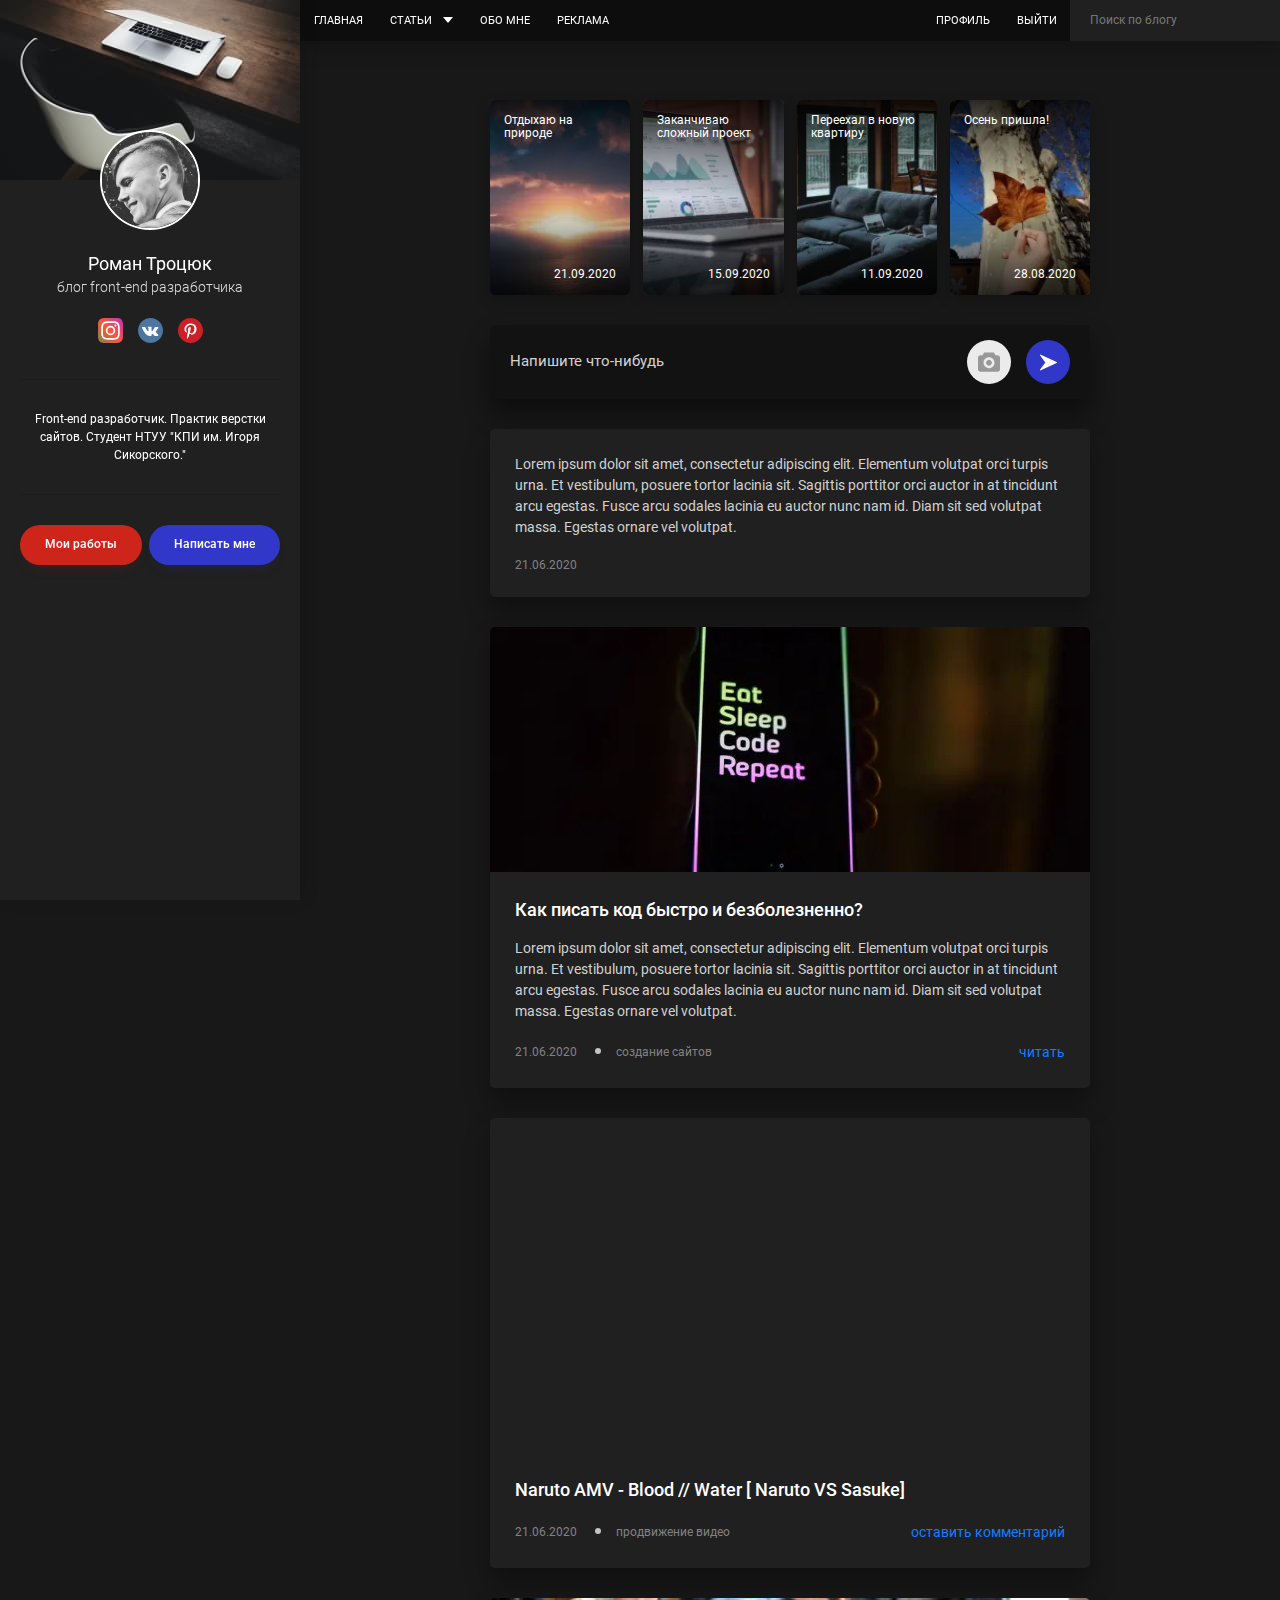
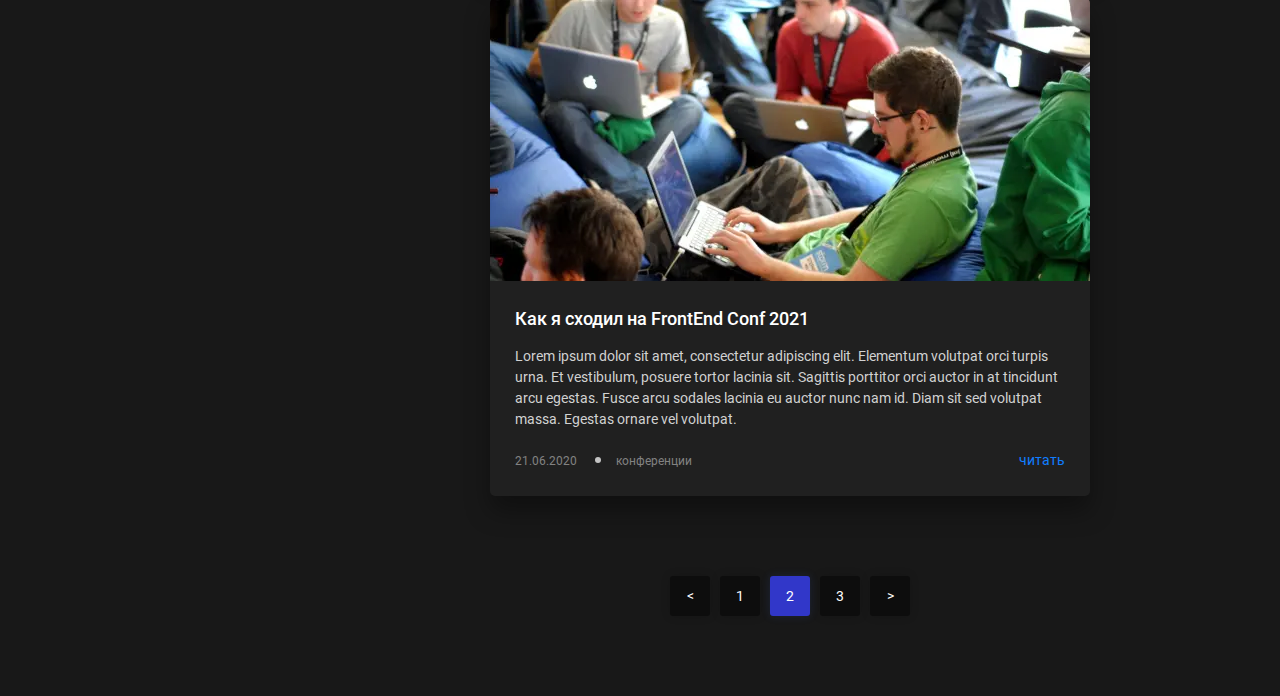
<file: index.html>
<!DOCTYPE html><html lang="ru"><head>    <meta charset="UTF-8">    <meta name="viewport" content="width=device-width, initial-scale=1.0">    <meta http-equiv="X-UA-Compatible" content="ie=edge">    <link rel="stylesheet" href="css/style.min.css">    <title>Home</title></head><body>    <div class="page" id="page">        <header class="header">            <div class="header__left">                <nav class="nav">                    <ul class="nav__list">                        <li class="nav__item">                            <a class="nav__link" href="index.html">Главная</a>                        </li>                        <li class="nav__item">                            <a class="nav__link nav__link--has-subnav" href="#">Статьи</a>                                                        <ul class="subnav">                                <li class="subnav__item">                                    <a class="subnav__link" href="search.html">Создание сайтов</a>                                </li>                                <li class="subnav__item">                                    <a class="subnav__link" href="search.html">Интернет-маркетинг</a>                                </li>                                <li class="subnav__item">                                    <a class="subnav__link" href="search.html">Продвижение видео</a>                                </li>                            </ul>                        </li>                        <li class="nav__item">                            <a class="nav__link" href="text.html">Обо мне</a>                        </li>                        <li class="nav__item">                            <a class="nav__link" href="text.html">Реклама</a>                        </li>                    </ul>                </nav>                        <button class="burger" type="button" id="sidebarToggle">                    <span>Открить навигацию</span>                </button>            </div>            <div class="header__right">                <nav class="nav">                    <ul class="nav__list">                        <li class="nav__item">                            <a class="nav__link" href="profile.html">Профиль</a>                        </li>                        <li class="nav__item">                            <a class="nav__link" href="#">Выйти</a>                        </li>                    </ul>                </nav>                <form class="search" action="search.html" method="get">                    <input class="search__input" type="text" placeholder="Поиск по блогу">                </form>            </div>        </header>        <aside class="sidebar" id="sidebar">            <div class="sidebar__header">                <picture>                    <source srcset="">                    <img src="img/sidebar/sidebar_header.jpg" alt="">                </picture>            </div>            <div class="sidebar__content">                <div class="profile">                    <picture><source srcset="img/sidebar/profile_photo.webp" type="image/webp"><img class="profile__avatar" src="img/sidebar/profile_photo.jpg" alt=""></picture>                    <div class="profile__header">                        <div class="profile__name">Роман Троцюк</div>                        <div class="profile__prof">блог front-end разработчика</div>                    </div>                            <ul class="social social--sidebar">                        <li class="social__item">                            <a href="#" class="social__link" target="_blank">                                <picture><source srcset="img/sidebar/instagram.svg" type="image/webp"><img class="social__image" src="img/sidebar/instagram.svg" alt="Роман Троцюк Instagram"></picture>                            </a>                        </li>                        <li class="social__item">                            <a href="#" class="social__link" target="_blank">                                <picture><source srcset="img/sidebar/vk.svg" type="image/webp"><img class="social__image" src="img/sidebar/vk.svg" alt="Роман Троцюк VK"></picture>                            </a>                        </li>                        <li class="social__item">                            <a href="#" class="social__link" target="_blank">                                <picture><source srcset="img/sidebar/pinterest.svg" type="image/webp"><img class="social__image" src="img/sidebar/pinterest.svg" alt="Роман Троцюк Pinterest"></picture>                            </a>                        </li>                    </ul>                            <div class="profile__text">                        <p>Front-end разработчик. Практик верстки сайтов. Студент НТУУ "КПИ им. Игоря Сикорского."</p>                    </div>                </div>                        <nav class="nav nav--mobile">                    <ul class="nav__list">                        <li class="nav__item">                            <a class="nav__link" href="index.html">Главная</a>                        </li>                        <li class="nav__item">                            <a class="nav__link nav__link--has-subnav">Статьи</a>                                                        <ul class="subnav">                                <li class="subnav__item">                                    <a class="subnav__link" href="search.html">Создание сайтов</a>                                </li>                                <li class="subnav__item">                                    <a class="subnav__link" href="search.html">Интернет-маркетинг</a>                                </li>                                <li class="subnav__item">                                    <a class="subnav__link" href="search.html">Продвижение видео</a>                                </li>                            </ul>                        </li>                        <li class="nav__item">                            <a class="nav__link" href="text.html">Обо мне</a>                        </li>                        <li class="nav__item">                            <a class="nav__link" href="text.html">Реклама</a>                        </li>                        <li class="nav__item">                            <a class="nav__link" href="profile.html">Профиль</a>                        </li>                        <li class="nav__item">                            <a class="nav__link" href="#">Вийти</a>                        </li>                    </ul>                </nav>                </div>                        <div class="sidebar__footer">                <a class="btn btn--red" href="works.html">Мои работы</a>                <button class="btn btn--blue" type="button" data-modal="contact-modal">Написать мне</button>            </div>        </aside>        <main class="main">            <div class="container">                                <!-- !Stories -->                <div class="stories">                    <div class="stories__item" data-modal="story-modal">                        <picture><source srcset="img/stories/story1.webp" type="image/webp"><img class="stories__preview" src="img/stories/story1.jpg" alt=""></picture>                        <div class="stories__title">Отдыхаю на природе</div>                        <time class="stories__date" datetime="2020-09-21 19:20">21.09.2020</time>                    </div>                    <div class="stories__item" data-modal="story-modal">                        <picture><source srcset="img/stories/story2.webp" type="image/webp"><img class="stories__preview" src="img/stories/story2.jpg" alt=""></picture>                        <div class="stories__title">Заканчиваю сложный проект</div>                        <time class="stories__date" datetime="2020-09-15 14:31">15.09.2020</time>                    </div>                    <div class="stories__item" data-modal="story-modal">                        <picture><source srcset="img/stories/story3.webp" type="image/webp"><img class="stories__preview" src="img/stories/story3.jpg" alt=""></picture>                        <div class="stories__title">Переехал в новую квартиру</div>                        <time class="stories__date" datetime="2020-09-11 9:24">11.09.2020</time>                    </div>                    <div class="stories__item" data-modal="story-modal">                        <picture><source srcset="img/stories/story4.webp" type="image/webp"><img class="stories__preview" src="img/stories/story4.jpg" alt=""></picture>                        <div class="stories__title">Осень пришла!</div>                        <time class="stories__date" datetime="2020-08-28 21:13">28.08.2020</time>                    </div>                </div>                <!-- !/Stories -->                                <!-- !Add post -->                <div class="add-post">                    <form class="add-post__form" action="/" method="post">                        <textarea class="add-post__textarea" name="post-text" placeholder="Напишите что-нибудь" data-autoresize></textarea>                                        <div class="add-post__form-actions">                            <label class="add-post__file" for="add-post-file">                                <input type="file" id="add-post-file">                            </label>                            <button class="add-post__send" type="submit">                                Отправить                            </button>                        </div>                    </form>                </div>                <!-- !/Add post -->                                <!-- !Articles -->                <div class="post">                    <div class="post__content">                        <p class="post__description">                            Lorem ipsum dolor sit amet, consectetur adipiscing elit. Elementum volutpat orci turpis urna. Et vestibulum,                            posuere tortor lacinia sit. Sagittis porttitor orci auctor in at tincidunt arcu egestas. Fusce arcu sodales                            lacinia eu auctor nunc nam id. Diam sit sed volutpat massa. Egestas ornare vel volutpat.                        </p>                    </div>                                    <div class="post__footer">                        <ul class="post__data">                            <li class="post__data-item">                                <time datetime="2020-06-21 17:44">21.06.2020</time>                            </li>                        </ul>                    </div>                </div>                                <article class="post">                    <div class="post__header post__header--preview">                        <a href="post.html">                            <picture><source srcset="img/posts/post-2.webp" type="image/webp"><img class="post__preview" src="img/posts/post-2.jpg" alt="Как писать код быстро и безболезненно?"></picture>                        </a>                    </div>                                    <div class="post__content">                        <h2 class="post__title">                            <a href="post.html">Как писать код быстро и безболезненно?</a>                        </h2>                        <p class="post__description">                            Lorem ipsum dolor sit amet, consectetur adipiscing elit. Elementum volutpat orci turpis urna. Et vestibulum,                            posuere tortor lacinia sit. Sagittis porttitor orci auctor in at tincidunt arcu egestas. Fusce arcu sodales                            lacinia eu auctor nunc nam id. Diam sit sed volutpat massa. Egestas ornare vel volutpat.                        </p>                    </div>                                    <div class="post__footer">                        <ul class="post__data">                            <li class="post__data-item">                                <time datetime="2020-06-21 17:44">21.06.2020</time>                            </li>                            <li class="post__data-item">                                <a href="#">создание сайтов</a>                            </li>                        </ul>                                        <a href="post.html" class="post__read">читать</a>                    </div>                </article>                                <article class="post">                    <div class="post__header">                        <div class="embed">                            <iframe src="https://www.youtube.com/embed/kJ7KbA6Si4Y"                                title="YouTube video player" frameborder="0"                                allow="accelerometer; autoplay; clipboard-write; encrypted-media; gyroscope; picture-in-picture"                                allowfullscreen></iframe>                        </div>                    </div>                                    <div class="post__content">                        <h2 class="post__title">                            <a href="post.html">Naruto AMV - Blood // Water [ Naruto VS Sasuke]</a>                        </h2>                                    </div>                                    <div class="post__footer">                        <ul class="post__data">                            <li class="post__data-item">                                <time datetime="2020-06-21 17:44">21.06.2020</time>                            </li>                            <li class="post__data-item">                                <a href="#">продвижение видео</a>                            </li>                        </ul>                                        <a href="post.html" class="post__read">оставить комментарий</a>                    </div>                </article>                                <article class="post">                    <div class="post__header post__header--preview">                        <a href="post.html">                            <picture><source srcset="img/posts/post-4.webp" type="image/webp"><img class="post__preview" src="img/posts/post-4.jpg" alt="Как писать код быстро и безболезненно?"></picture>                        </a>                    </div>                                    <div class="post__content">                        <h2 class="post__title">                            <a href="post.html">Как я сходил на FrontEnd Conf 2021</a>                        </h2>                        <p class="post__description">                            Lorem ipsum dolor sit amet, consectetur adipiscing elit. Elementum volutpat orci turpis urna. Et vestibulum,                            posuere tortor lacinia sit. Sagittis porttitor orci auctor in at tincidunt arcu egestas. Fusce arcu sodales                            lacinia eu auctor nunc nam id. Diam sit sed volutpat massa. Egestas ornare vel volutpat.                        </p>                    </div>                                    <div class="post__footer">                        <ul class="post__data">                            <li class="post__data-item">                                <time datetime="2020-06-21 17:44">21.06.2020</time>                            </li>                            <li class="post__data-item">                                <a href="#">конференции</a>                            </li>                        </ul>                                        <a href="post.html" class="post__read">читать</a>                    </div>                </article>                <!-- !/Articles -->                                <!-- !Pagination -->                <ul class="pagination">                    <li class="pagination__item">                        <a class="pagination__link" href="#">&lt;</a>                    </li>                    <li class="pagination__item">                        <a class="pagination__link" href="#">1</a>                    </li>                    <li class="pagination__item">                        <a class="pagination__link active" href="#">2</a>                    </li>                    <li class="pagination__item">                        <a class="pagination__link" href="#">3</a>                    </li>                    <li class="pagination__item">                        <a class="pagination__link" href="#">&gt;</a>                    </li>                </ul>                <!-- !/Pagination -->            </div>        </main>    </div>    <div class="modal" id="story-modal">        <div class="modal__content modal__content--story">            <video class="modal__video" src="" poster="https://via.placeholder.com/420x580"></video>        </div>    </div>    <div class="modal" id="contact-modal">        <div class="modal__content modal__content--contact">            <button class="modal__close" type="button">                <picture><source srcset="img/modals/close.svg" type="image/webp"><img src="img/modals/close.svg" alt="Закрить"></picture>            </button>                <form class="form" action="/" method="post">                <div class="form__group form__group--md">                    <input class="form__control" type="text" placeholder="Ваше имя">                    <span class="form__line"></span>                </div>                <div class="form__group form__group--md">                    <input class="form__control" type="email" placeholder="Ваше e-mail">                    <span class="form__line"></span>                </div>                <div class="form__group form__group--md">                    <textarea class="form__control form__control--textarea" placeholder="Текст сообщения"></textarea>                    <span class="form__line"></span>                </div>                    <div class="form__footer">                    <div class="form__group form__group--md">                        <button class="btn btn--blue btn--rounded btn--small" type="submit">Отправить</button>                    </div>                </div>            </form>                <ul class="modal__footer">                <li>                    e-mail: <a href="mailto:info@mywebsite.ru">info@mywebsite.ru</a>                </li>                <li>                    тел: <a href="tel:+94323285622">+943-232-856-22</a>                </li>            </ul>        </div><!-- /modal__content -->    </div><!-- /modal -->    <div class="modal" id="share-modal">        <div class="modal__content">            <button class="modal__close" type="button">                <picture><source srcset="img/modals/close.svg" type="image/webp"><img src="img/modals/close.svg" alt="Закрить"></picture>            </button>                <ul class="social">                <li class="social__item">                    <a href="#" class="social__link">                        <picture><source srcset="img/modals/facebook.svg" type="image/webp"><img class="social__image" src="img/modals/facebook.svg" alt=""></picture>                    </a>                </li>                    <li class="social__item">                    <a href="#" class="social__link">                        <picture><source srcset="img/modals/twitter.svg" type="image/webp"><img class="social__image" src="img/modals/twitter.svg" alt=""></picture>                    </a>                </li>                    <li class="social__item">                    <a href="#" class="social__link">                        <picture><source srcset="img/modals/vk.svg" type="image/webp"><img class="social__image" src="img/modals/vk.svg" alt=""></picture>                    </a>                </li>                    <li class="social__item">                    <a href="#" class="social__link">                        <picture><source srcset="img/modals/copy.svg" type="image/webp"><img class="social__image" src="img/modals/copy.svg" alt=""></picture>                    </a>                </li>            </ul>        </div><!-- /modal__content -->    </div><!-- /modal -->    <script src="js/script.min.js"></script></body></html>
</file>
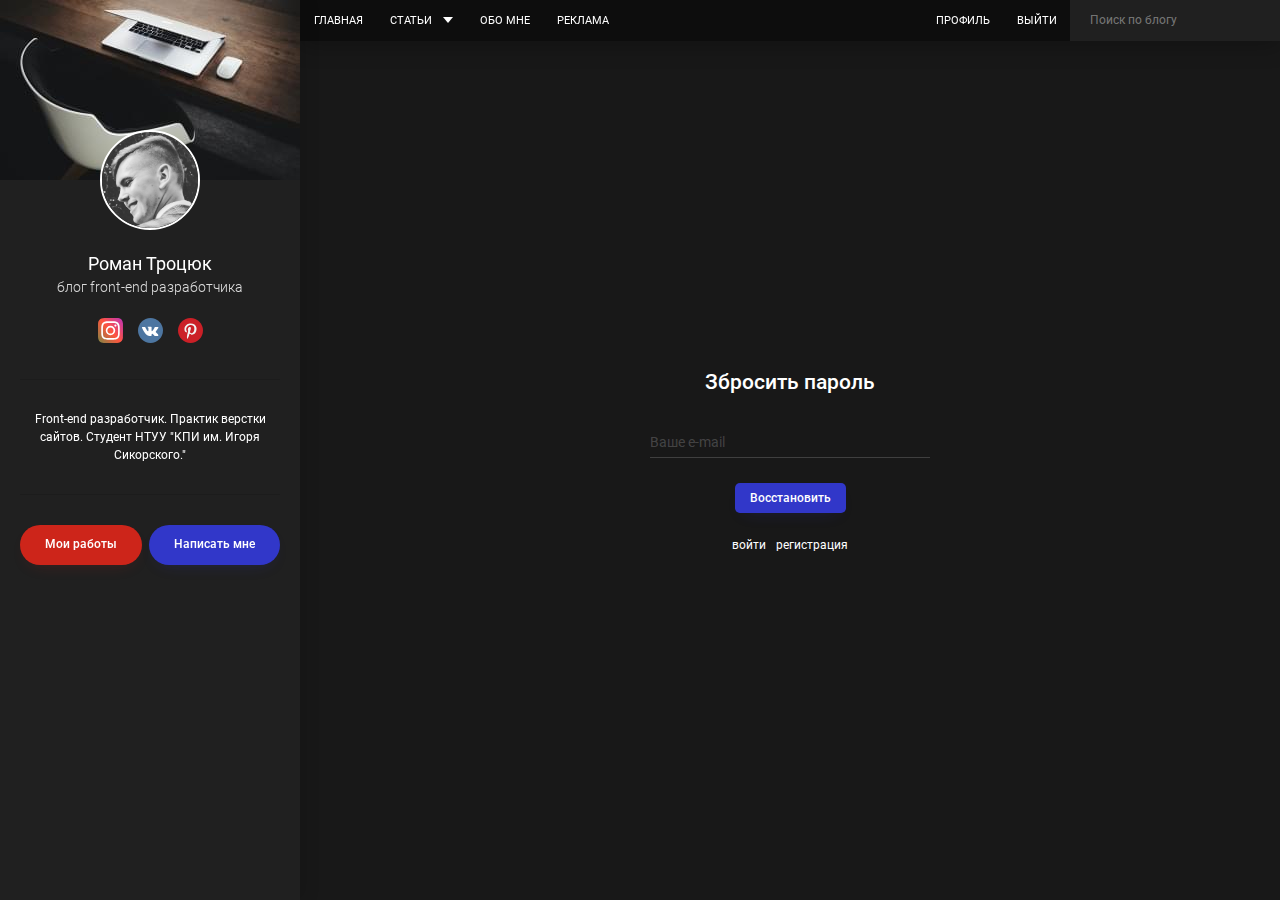
<file: reset.html>
<!DOCTYPE html><html lang="ru"><head>    <meta charset="UTF-8">    <meta name="viewport" content="width=device-width, initial-scale=1.0">    <meta http-equiv="X-UA-Compatible" content="ie=edge">    <link rel="stylesheet" href="css/style.min.css">    <title>Signin</title></head><body>    <div class="page" id="page">        <header class="header">            <div class="header__left">                <nav class="nav">                    <ul class="nav__list">                        <li class="nav__item">                            <a class="nav__link" href="index.html">Главная</a>                        </li>                        <li class="nav__item">                            <a class="nav__link nav__link--has-subnav" href="#">Статьи</a>                                                        <ul class="subnav">                                <li class="subnav__item">                                    <a class="subnav__link" href="search.html">Создание сайтов</a>                                </li>                                <li class="subnav__item">                                    <a class="subnav__link" href="search.html">Интернет-маркетинг</a>                                </li>                                <li class="subnav__item">                                    <a class="subnav__link" href="search.html">Продвижение видео</a>                                </li>                            </ul>                        </li>                        <li class="nav__item">                            <a class="nav__link" href="text.html">Обо мне</a>                        </li>                        <li class="nav__item">                            <a class="nav__link" href="text.html">Реклама</a>                        </li>                    </ul>                </nav>                        <button class="burger" type="button" id="sidebarToggle">                    <span>Открить навигацию</span>                </button>            </div>            <div class="header__right">                <nav class="nav">                    <ul class="nav__list">                        <li class="nav__item">                            <a class="nav__link" href="profile.html">Профиль</a>                        </li>                        <li class="nav__item">                            <a class="nav__link" href="#">Выйти</a>                        </li>                    </ul>                </nav>                <form class="search" action="search.html" method="get">                    <input class="search__input" type="text" placeholder="Поиск по блогу">                </form>            </div>        </header>        <aside class="sidebar" id="sidebar">            <div class="sidebar__header">                <picture>                    <source srcset="">                    <img src="img/sidebar/sidebar_header.jpg" alt="">                </picture>            </div>            <div class="sidebar__content">                <div class="profile">                    <picture><source srcset="img/sidebar/profile_photo.webp" type="image/webp"><img class="profile__avatar" src="img/sidebar/profile_photo.jpg" alt=""></picture>                    <div class="profile__header">                        <div class="profile__name">Роман Троцюк</div>                        <div class="profile__prof">блог front-end разработчика</div>                    </div>                            <ul class="social social--sidebar">                        <li class="social__item">                            <a href="#" class="social__link" target="_blank">                                <picture><source srcset="img/sidebar/instagram.svg" type="image/webp"><img class="social__image" src="img/sidebar/instagram.svg" alt="Роман Троцюк Instagram"></picture>                            </a>                        </li>                        <li class="social__item">                            <a href="#" class="social__link" target="_blank">                                <picture><source srcset="img/sidebar/vk.svg" type="image/webp"><img class="social__image" src="img/sidebar/vk.svg" alt="Роман Троцюк VK"></picture>                            </a>                        </li>                        <li class="social__item">                            <a href="#" class="social__link" target="_blank">                                <picture><source srcset="img/sidebar/pinterest.svg" type="image/webp"><img class="social__image" src="img/sidebar/pinterest.svg" alt="Роман Троцюк Pinterest"></picture>                            </a>                        </li>                    </ul>                            <div class="profile__text">                        <p>Front-end разработчик. Практик верстки сайтов. Студент НТУУ "КПИ им. Игоря Сикорского."</p>                    </div>                </div>                        <nav class="nav nav--mobile">                    <ul class="nav__list">                        <li class="nav__item">                            <a class="nav__link" href="index.html">Главная</a>                        </li>                        <li class="nav__item">                            <a class="nav__link nav__link--has-subnav">Статьи</a>                                                        <ul class="subnav">                                <li class="subnav__item">                                    <a class="subnav__link" href="search.html">Создание сайтов</a>                                </li>                                <li class="subnav__item">                                    <a class="subnav__link" href="search.html">Интернет-маркетинг</a>                                </li>                                <li class="subnav__item">                                    <a class="subnav__link" href="search.html">Продвижение видео</a>                                </li>                            </ul>                        </li>                        <li class="nav__item">                            <a class="nav__link" href="text.html">Обо мне</a>                        </li>                        <li class="nav__item">                            <a class="nav__link" href="text.html">Реклама</a>                        </li>                        <li class="nav__item">                            <a class="nav__link" href="profile.html">Профиль</a>                        </li>                        <li class="nav__item">                            <a class="nav__link" href="#">Вийти</a>                        </li>                    </ul>                </nav>                </div>                        <div class="sidebar__footer">                <a class="btn btn--red" href="works.html">Мои работы</a>                <button class="btn btn--blue" type="button" data-modal="contact-modal">Написать мне</button>            </div>        </aside>        <main class="main">            <div class="container">                                <h1 class="page__title page__title--center">Збросить пароль</h1>                                <form class="form form--auth" action="/" method="post">                    <div class="form__group form__group--md">                        <input class="form__control" type="email" placeholder="Ваше e-mail">                        <span class="form__line"></span>                    </div>                                    <div class="form__footer form__footer--center">                        <div class="form__group form__group--md">                            <button class="btn btn--blue btn--rounded btn--small" type="submit">Восстановить</button>                        </div>                                        <ul class="form__footer-list">                            <li>                                <a href="signin.html">войти</a>                            </li>                            <li>                                <a href="signup.html">регистрация</a>                            </li>                        </ul>                    </div>                </form>            </div>        </main>    </div>    <div class="modal" id="story-modal">        <div class="modal__content modal__content--story">            <video class="modal__video" src="" poster="https://via.placeholder.com/420x580"></video>        </div>    </div>    <div class="modal" id="contact-modal">        <div class="modal__content modal__content--contact">            <button class="modal__close" type="button">                <picture><source srcset="img/modals/close.svg" type="image/webp"><img src="img/modals/close.svg" alt="Закрить"></picture>            </button>                <form class="form" action="/" method="post">                <div class="form__group form__group--md">                    <input class="form__control" type="text" placeholder="Ваше имя">                    <span class="form__line"></span>                </div>                <div class="form__group form__group--md">                    <input class="form__control" type="email" placeholder="Ваше e-mail">                    <span class="form__line"></span>                </div>                <div class="form__group form__group--md">                    <textarea class="form__control form__control--textarea" placeholder="Текст сообщения"></textarea>                    <span class="form__line"></span>                </div>                    <div class="form__footer">                    <div class="form__group form__group--md">                        <button class="btn btn--blue btn--rounded btn--small" type="submit">Отправить</button>                    </div>                </div>            </form>                <ul class="modal__footer">                <li>                    e-mail: <a href="mailto:info@mywebsite.ru">info@mywebsite.ru</a>                </li>                <li>                    тел: <a href="tel:+94323285622">+943-232-856-22</a>                </li>            </ul>        </div><!-- /modal__content -->    </div><!-- /modal -->    <div class="modal" id="share-modal">        <div class="modal__content">            <button class="modal__close" type="button">                <picture><source srcset="img/modals/close.svg" type="image/webp"><img src="img/modals/close.svg" alt="Закрить"></picture>            </button>                <ul class="social">                <li class="social__item">                    <a href="#" class="social__link">                        <picture><source srcset="img/modals/facebook.svg" type="image/webp"><img class="social__image" src="img/modals/facebook.svg" alt=""></picture>                    </a>                </li>                    <li class="social__item">                    <a href="#" class="social__link">                        <picture><source srcset="img/modals/twitter.svg" type="image/webp"><img class="social__image" src="img/modals/twitter.svg" alt=""></picture>                    </a>                </li>                    <li class="social__item">                    <a href="#" class="social__link">                        <picture><source srcset="img/modals/vk.svg" type="image/webp"><img class="social__image" src="img/modals/vk.svg" alt=""></picture>                    </a>                </li>                    <li class="social__item">                    <a href="#" class="social__link">                        <picture><source srcset="img/modals/copy.svg" type="image/webp"><img class="social__image" src="img/modals/copy.svg" alt=""></picture>                    </a>                </li>            </ul>        </div><!-- /modal__content -->    </div><!-- /modal -->    <script src="js/script.min.js"></script></body></html>
</file>
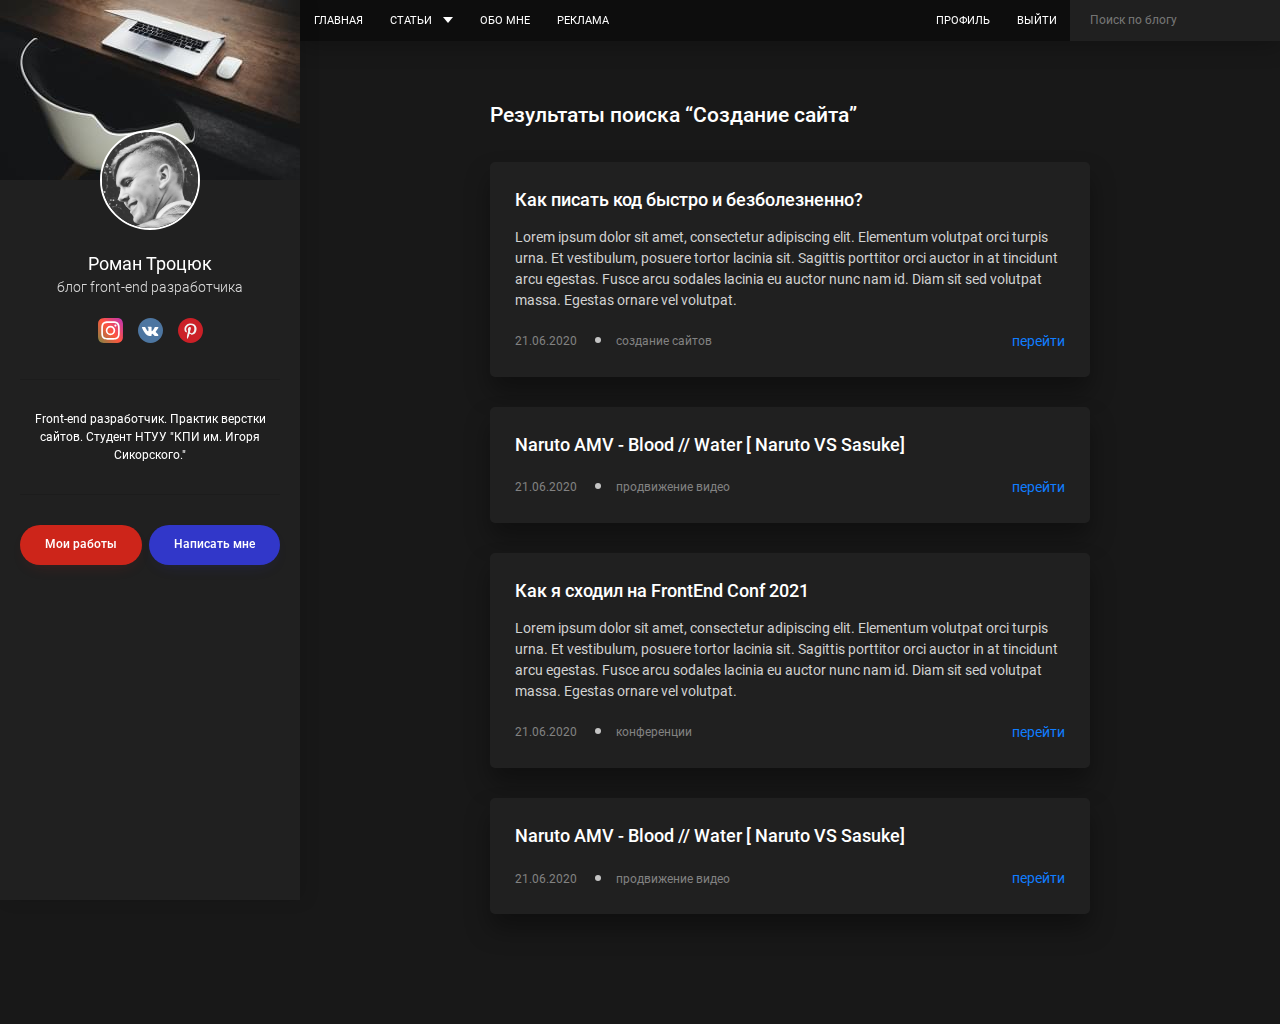
<file: search.html>
<!DOCTYPE html><html lang="ru"><head>    <meta charset="UTF-8">    <meta name="viewport" content="width=device-width, initial-scale=1.0">    <meta http-equiv="X-UA-Compatible" content="ie=edge">    <link rel="stylesheet" href="css/style.min.css">    <title>Post</title></head><body>    <div class="page" id="page">        <header class="header">            <div class="header__left">                <nav class="nav">                    <ul class="nav__list">                        <li class="nav__item">                            <a class="nav__link" href="index.html">Главная</a>                        </li>                        <li class="nav__item">                            <a class="nav__link nav__link--has-subnav" href="#">Статьи</a>                                                        <ul class="subnav">                                <li class="subnav__item">                                    <a class="subnav__link" href="search.html">Создание сайтов</a>                                </li>                                <li class="subnav__item">                                    <a class="subnav__link" href="search.html">Интернет-маркетинг</a>                                </li>                                <li class="subnav__item">                                    <a class="subnav__link" href="search.html">Продвижение видео</a>                                </li>                            </ul>                        </li>                        <li class="nav__item">                            <a class="nav__link" href="text.html">Обо мне</a>                        </li>                        <li class="nav__item">                            <a class="nav__link" href="text.html">Реклама</a>                        </li>                    </ul>                </nav>                        <button class="burger" type="button" id="sidebarToggle">                    <span>Открить навигацию</span>                </button>            </div>            <div class="header__right">                <nav class="nav">                    <ul class="nav__list">                        <li class="nav__item">                            <a class="nav__link" href="profile.html">Профиль</a>                        </li>                        <li class="nav__item">                            <a class="nav__link" href="#">Выйти</a>                        </li>                    </ul>                </nav>                <form class="search" action="search.html" method="get">                    <input class="search__input" type="text" placeholder="Поиск по блогу">                </form>            </div>        </header>        <aside class="sidebar" id="sidebar">            <div class="sidebar__header">                <picture>                    <source srcset="">                    <img src="img/sidebar/sidebar_header.jpg" alt="">                </picture>            </div>            <div class="sidebar__content">                <div class="profile">                    <picture><source srcset="img/sidebar/profile_photo.webp" type="image/webp"><img class="profile__avatar" src="img/sidebar/profile_photo.jpg" alt=""></picture>                    <div class="profile__header">                        <div class="profile__name">Роман Троцюк</div>                        <div class="profile__prof">блог front-end разработчика</div>                    </div>                            <ul class="social social--sidebar">                        <li class="social__item">                            <a href="#" class="social__link" target="_blank">                                <picture><source srcset="img/sidebar/instagram.svg" type="image/webp"><img class="social__image" src="img/sidebar/instagram.svg" alt="Роман Троцюк Instagram"></picture>                            </a>                        </li>                        <li class="social__item">                            <a href="#" class="social__link" target="_blank">                                <picture><source srcset="img/sidebar/vk.svg" type="image/webp"><img class="social__image" src="img/sidebar/vk.svg" alt="Роман Троцюк VK"></picture>                            </a>                        </li>                        <li class="social__item">                            <a href="#" class="social__link" target="_blank">                                <picture><source srcset="img/sidebar/pinterest.svg" type="image/webp"><img class="social__image" src="img/sidebar/pinterest.svg" alt="Роман Троцюк Pinterest"></picture>                            </a>                        </li>                    </ul>                            <div class="profile__text">                        <p>Front-end разработчик. Практик верстки сайтов. Студент НТУУ "КПИ им. Игоря Сикорского."</p>                    </div>                </div>                        <nav class="nav nav--mobile">                    <ul class="nav__list">                        <li class="nav__item">                            <a class="nav__link" href="index.html">Главная</a>                        </li>                        <li class="nav__item">                            <a class="nav__link nav__link--has-subnav">Статьи</a>                                                        <ul class="subnav">                                <li class="subnav__item">                                    <a class="subnav__link" href="search.html">Создание сайтов</a>                                </li>                                <li class="subnav__item">                                    <a class="subnav__link" href="search.html">Интернет-маркетинг</a>                                </li>                                <li class="subnav__item">                                    <a class="subnav__link" href="search.html">Продвижение видео</a>                                </li>                            </ul>                        </li>                        <li class="nav__item">                            <a class="nav__link" href="text.html">Обо мне</a>                        </li>                        <li class="nav__item">                            <a class="nav__link" href="text.html">Реклама</a>                        </li>                        <li class="nav__item">                            <a class="nav__link" href="profile.html">Профиль</a>                        </li>                        <li class="nav__item">                            <a class="nav__link" href="#">Вийти</a>                        </li>                    </ul>                </nav>                </div>                        <div class="sidebar__footer">                <a class="btn btn--red" href="works.html">Мои работы</a>                <button class="btn btn--blue" type="button" data-modal="contact-modal">Написать мне</button>            </div>        </aside>        <main class="main">            <div class="container">                                <h1 class="page__title">Результаты поиска “Создание сайта”</h1>                                <article class="post">                    <div class="post__content">                        <h2 class="post__title">                            <a href="post.html">Как писать код быстро и безболезненно?</a>                        </h2>                        <p class="post__description">                            Lorem ipsum dolor sit amet, consectetur adipiscing elit. Elementum volutpat orci turpis urna. Et vestibulum,                            posuere tortor lacinia sit. Sagittis porttitor orci auctor in at tincidunt arcu egestas. Fusce arcu sodales                            lacinia eu auctor nunc nam id. Diam sit sed volutpat massa. Egestas ornare vel volutpat.                        </p>                    </div>                                    <div class="post__footer">                        <ul class="post__data">                            <li class="post__data-item">                                <time datetime="2020-06-21 17:44">21.06.2020</time>                            </li>                            <li class="post__data-item">                                <a href="#">создание сайтов</a>                            </li>                        </ul>                                        <a href="post.html" class="post__read">перейти</a>                    </div>                </article>                                <article class="post">                    <div class="post__content">                        <h2 class="post__title">                            <a href="post.html">Naruto AMV - Blood // Water [ Naruto VS Sasuke]</a>                        </h2>                                    </div>                                    <div class="post__footer">                        <ul class="post__data">                            <li class="post__data-item">                                <time datetime="2020-06-21 17:44">21.06.2020</time>                            </li>                            <li class="post__data-item">                                <a href="#">продвижение видео</a>                            </li>                        </ul>                                        <a href="post.html" class="post__read">перейти</a>                    </div>                </article>                                <article class="post">                    <div class="post__content">                        <h2 class="post__title">                            <a href="post.html">Как я сходил на FrontEnd Conf 2021</a>                        </h2>                        <p class="post__description">                            Lorem ipsum dolor sit amet, consectetur adipiscing elit. Elementum volutpat orci turpis urna. Et vestibulum,                            posuere tortor lacinia sit. Sagittis porttitor orci auctor in at tincidunt arcu egestas. Fusce arcu sodales                            lacinia eu auctor nunc nam id. Diam sit sed volutpat massa. Egestas ornare vel volutpat.                        </p>                    </div>                                    <div class="post__footer">                        <ul class="post__data">                            <li class="post__data-item">                                <time datetime="2020-06-21 17:44">21.06.2020</time>                            </li>                            <li class="post__data-item">                                <a href="#">конференции</a>                            </li>                        </ul>                                        <a href="post.html" class="post__read">перейти</a>                    </div>                </article>                                <article class="post">                    <div class="post__content">                        <h2 class="post__title">                            <a href="post.html">Naruto AMV - Blood // Water [ Naruto VS Sasuke]</a>                        </h2>                                    </div>                                    <div class="post__footer">                        <ul class="post__data">                            <li class="post__data-item">                                <time datetime="2020-06-21 17:44">21.06.2020</time>                            </li>                            <li class="post__data-item">                                <a href="#">продвижение видео</a>                            </li>                        </ul>                                        <a href="post.html" class="post__read">перейти</a>                    </div>                </article>            </div>        </main>    </div>    <div class="modal" id="story-modal">        <div class="modal__content modal__content--story">            <video class="modal__video" src="" poster="https://via.placeholder.com/420x580"></video>        </div>    </div>    <div class="modal" id="contact-modal">        <div class="modal__content modal__content--contact">            <button class="modal__close" type="button">                <picture><source srcset="img/modals/close.svg" type="image/webp"><img src="img/modals/close.svg" alt="Закрить"></picture>            </button>                <form class="form" action="/" method="post">                <div class="form__group form__group--md">                    <input class="form__control" type="text" placeholder="Ваше имя">                    <span class="form__line"></span>                </div>                <div class="form__group form__group--md">                    <input class="form__control" type="email" placeholder="Ваше e-mail">                    <span class="form__line"></span>                </div>                <div class="form__group form__group--md">                    <textarea class="form__control form__control--textarea" placeholder="Текст сообщения"></textarea>                    <span class="form__line"></span>                </div>                    <div class="form__footer">                    <div class="form__group form__group--md">                        <button class="btn btn--blue btn--rounded btn--small" type="submit">Отправить</button>                    </div>                </div>            </form>                <ul class="modal__footer">                <li>                    e-mail: <a href="mailto:info@mywebsite.ru">info@mywebsite.ru</a>                </li>                <li>                    тел: <a href="tel:+94323285622">+943-232-856-22</a>                </li>            </ul>        </div><!-- /modal__content -->    </div><!-- /modal -->    <div class="modal" id="share-modal">        <div class="modal__content">            <button class="modal__close" type="button">                <picture><source srcset="img/modals/close.svg" type="image/webp"><img src="img/modals/close.svg" alt="Закрить"></picture>            </button>                <ul class="social">                <li class="social__item">                    <a href="#" class="social__link">                        <picture><source srcset="img/modals/facebook.svg" type="image/webp"><img class="social__image" src="img/modals/facebook.svg" alt=""></picture>                    </a>                </li>                    <li class="social__item">                    <a href="#" class="social__link">                        <picture><source srcset="img/modals/twitter.svg" type="image/webp"><img class="social__image" src="img/modals/twitter.svg" alt=""></picture>                    </a>                </li>                    <li class="social__item">                    <a href="#" class="social__link">                        <picture><source srcset="img/modals/vk.svg" type="image/webp"><img class="social__image" src="img/modals/vk.svg" alt=""></picture>                    </a>                </li>                    <li class="social__item">                    <a href="#" class="social__link">                        <picture><source srcset="img/modals/copy.svg" type="image/webp"><img class="social__image" src="img/modals/copy.svg" alt=""></picture>                    </a>                </li>            </ul>        </div><!-- /modal__content -->    </div><!-- /modal -->    <script src="js/script.min.js"></script></body></html>
</file>
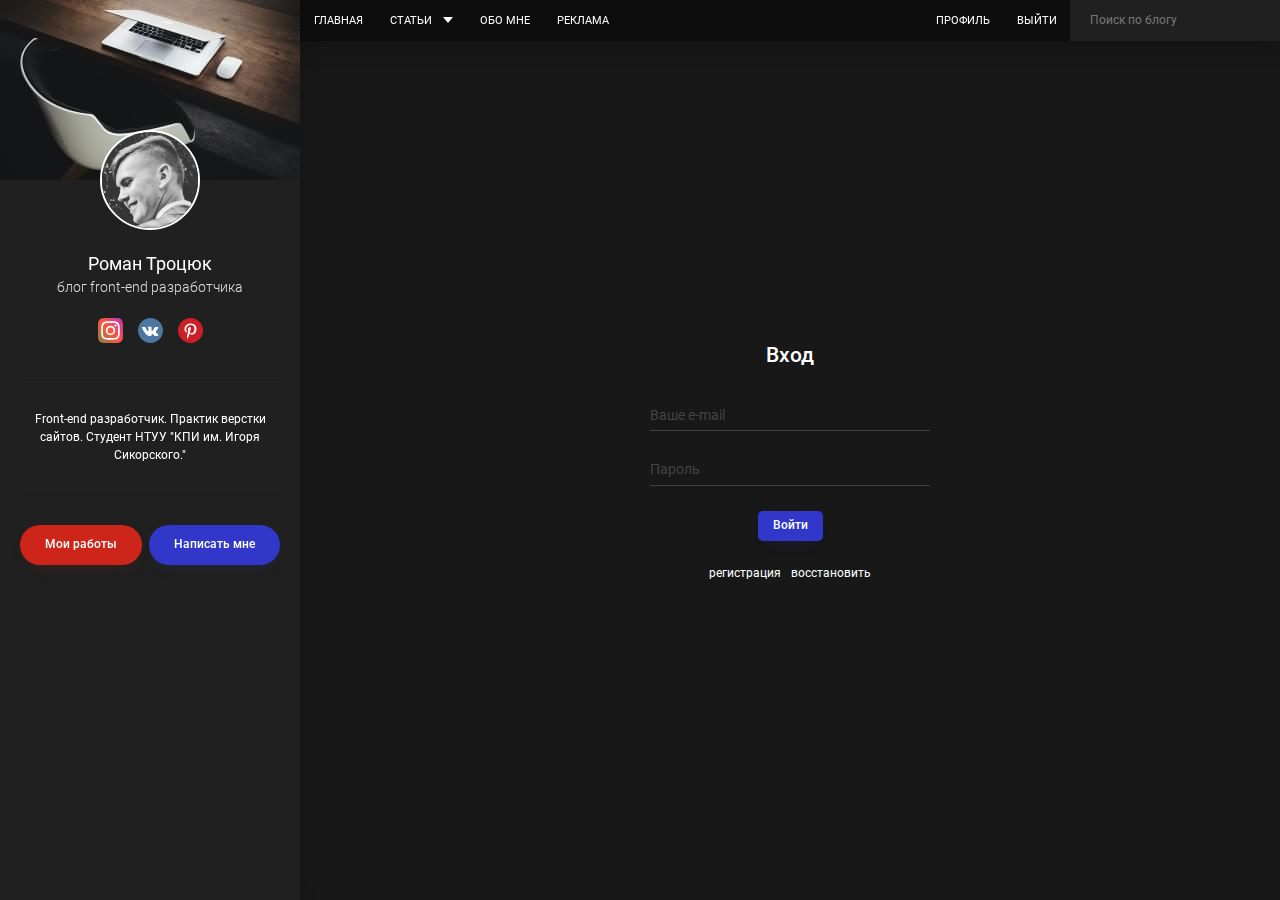
<file: signin.html>
<!DOCTYPE html><html lang="ru"><head>    <meta charset="UTF-8">    <meta name="viewport" content="width=device-width, initial-scale=1.0">    <meta http-equiv="X-UA-Compatible" content="ie=edge">    <link rel="stylesheet" href="css/style.min.css">    <title>Signin</title></head><body>    <div class="page" id="page">        <header class="header">            <div class="header__left">                <nav class="nav">                    <ul class="nav__list">                        <li class="nav__item">                            <a class="nav__link" href="index.html">Главная</a>                        </li>                        <li class="nav__item">                            <a class="nav__link nav__link--has-subnav" href="#">Статьи</a>                                                        <ul class="subnav">                                <li class="subnav__item">                                    <a class="subnav__link" href="search.html">Создание сайтов</a>                                </li>                                <li class="subnav__item">                                    <a class="subnav__link" href="search.html">Интернет-маркетинг</a>                                </li>                                <li class="subnav__item">                                    <a class="subnav__link" href="search.html">Продвижение видео</a>                                </li>                            </ul>                        </li>                        <li class="nav__item">                            <a class="nav__link" href="text.html">Обо мне</a>                        </li>                        <li class="nav__item">                            <a class="nav__link" href="text.html">Реклама</a>                        </li>                    </ul>                </nav>                        <button class="burger" type="button" id="sidebarToggle">                    <span>Открить навигацию</span>                </button>            </div>            <div class="header__right">                <nav class="nav">                    <ul class="nav__list">                        <li class="nav__item">                            <a class="nav__link" href="profile.html">Профиль</a>                        </li>                        <li class="nav__item">                            <a class="nav__link" href="#">Выйти</a>                        </li>                    </ul>                </nav>                <form class="search" action="search.html" method="get">                    <input class="search__input" type="text" placeholder="Поиск по блогу">                </form>            </div>        </header>        <aside class="sidebar" id="sidebar">            <div class="sidebar__header">                <picture>                    <source srcset="">                    <img src="img/sidebar/sidebar_header.jpg" alt="">                </picture>            </div>            <div class="sidebar__content">                <div class="profile">                    <picture><source srcset="img/sidebar/profile_photo.webp" type="image/webp"><img class="profile__avatar" src="img/sidebar/profile_photo.jpg" alt=""></picture>                    <div class="profile__header">                        <div class="profile__name">Роман Троцюк</div>                        <div class="profile__prof">блог front-end разработчика</div>                    </div>                            <ul class="social social--sidebar">                        <li class="social__item">                            <a href="#" class="social__link" target="_blank">                                <picture><source srcset="img/sidebar/instagram.svg" type="image/webp"><img class="social__image" src="img/sidebar/instagram.svg" alt="Роман Троцюк Instagram"></picture>                            </a>                        </li>                        <li class="social__item">                            <a href="#" class="social__link" target="_blank">                                <picture><source srcset="img/sidebar/vk.svg" type="image/webp"><img class="social__image" src="img/sidebar/vk.svg" alt="Роман Троцюк VK"></picture>                            </a>                        </li>                        <li class="social__item">                            <a href="#" class="social__link" target="_blank">                                <picture><source srcset="img/sidebar/pinterest.svg" type="image/webp"><img class="social__image" src="img/sidebar/pinterest.svg" alt="Роман Троцюк Pinterest"></picture>                            </a>                        </li>                    </ul>                            <div class="profile__text">                        <p>Front-end разработчик. Практик верстки сайтов. Студент НТУУ "КПИ им. Игоря Сикорского."</p>                    </div>                </div>                        <nav class="nav nav--mobile">                    <ul class="nav__list">                        <li class="nav__item">                            <a class="nav__link" href="index.html">Главная</a>                        </li>                        <li class="nav__item">                            <a class="nav__link nav__link--has-subnav">Статьи</a>                                                        <ul class="subnav">                                <li class="subnav__item">                                    <a class="subnav__link" href="search.html">Создание сайтов</a>                                </li>                                <li class="subnav__item">                                    <a class="subnav__link" href="search.html">Интернет-маркетинг</a>                                </li>                                <li class="subnav__item">                                    <a class="subnav__link" href="search.html">Продвижение видео</a>                                </li>                            </ul>                        </li>                        <li class="nav__item">                            <a class="nav__link" href="text.html">Обо мне</a>                        </li>                        <li class="nav__item">                            <a class="nav__link" href="text.html">Реклама</a>                        </li>                        <li class="nav__item">                            <a class="nav__link" href="profile.html">Профиль</a>                        </li>                        <li class="nav__item">                            <a class="nav__link" href="#">Вийти</a>                        </li>                    </ul>                </nav>                </div>                        <div class="sidebar__footer">                <a class="btn btn--red" href="works.html">Мои работы</a>                <button class="btn btn--blue" type="button" data-modal="contact-modal">Написать мне</button>            </div>        </aside>        <main class="main">            <div class="container">                                <h1 class="page__title page__title--center">Вход</h1>                                <form class="form form--auth" action="/" method="post">                    <div class="form__group form__group--md">                        <input class="form__control" type="email" placeholder="Ваше e-mail">                        <span class="form__line"></span>                    </div>                    <div class="form__group form__group--md">                        <input class="form__control" type="password" placeholder="Пароль">                        <span class="form__line"></span>                    </div>                                    <div class="form__footer form__footer--center">                        <div class="form__group form__group--md">                            <button class="btn btn--blue btn--rounded btn--small" type="submit">Войти</button>                        </div>                                        <ul class="form__footer-list">                            <li>                                <a href="signup.html">регистрация</a>                            </li>                            <li>                                <a href="reset.html">восстановить</a>                            </li>                        </ul>                    </div>                </form>            </div>        </main>    </div>    <div class="modal" id="story-modal">        <div class="modal__content modal__content--story">            <video class="modal__video" src="" poster="https://via.placeholder.com/420x580"></video>        </div>    </div>    <div class="modal" id="contact-modal">        <div class="modal__content modal__content--contact">            <button class="modal__close" type="button">                <picture><source srcset="img/modals/close.svg" type="image/webp"><img src="img/modals/close.svg" alt="Закрить"></picture>            </button>                <form class="form" action="/" method="post">                <div class="form__group form__group--md">                    <input class="form__control" type="text" placeholder="Ваше имя">                    <span class="form__line"></span>                </div>                <div class="form__group form__group--md">                    <input class="form__control" type="email" placeholder="Ваше e-mail">                    <span class="form__line"></span>                </div>                <div class="form__group form__group--md">                    <textarea class="form__control form__control--textarea" placeholder="Текст сообщения"></textarea>                    <span class="form__line"></span>                </div>                    <div class="form__footer">                    <div class="form__group form__group--md">                        <button class="btn btn--blue btn--rounded btn--small" type="submit">Отправить</button>                    </div>                </div>            </form>                <ul class="modal__footer">                <li>                    e-mail: <a href="mailto:info@mywebsite.ru">info@mywebsite.ru</a>                </li>                <li>                    тел: <a href="tel:+94323285622">+943-232-856-22</a>                </li>            </ul>        </div><!-- /modal__content -->    </div><!-- /modal -->    <div class="modal" id="share-modal">        <div class="modal__content">            <button class="modal__close" type="button">                <picture><source srcset="img/modals/close.svg" type="image/webp"><img src="img/modals/close.svg" alt="Закрить"></picture>            </button>                <ul class="social">                <li class="social__item">                    <a href="#" class="social__link">                        <picture><source srcset="img/modals/facebook.svg" type="image/webp"><img class="social__image" src="img/modals/facebook.svg" alt=""></picture>                    </a>                </li>                    <li class="social__item">                    <a href="#" class="social__link">                        <picture><source srcset="img/modals/twitter.svg" type="image/webp"><img class="social__image" src="img/modals/twitter.svg" alt=""></picture>                    </a>                </li>                    <li class="social__item">                    <a href="#" class="social__link">                        <picture><source srcset="img/modals/vk.svg" type="image/webp"><img class="social__image" src="img/modals/vk.svg" alt=""></picture>                    </a>                </li>                    <li class="social__item">                    <a href="#" class="social__link">                        <picture><source srcset="img/modals/copy.svg" type="image/webp"><img class="social__image" src="img/modals/copy.svg" alt=""></picture>                    </a>                </li>            </ul>        </div><!-- /modal__content -->    </div><!-- /modal -->    <script src="js/script.min.js"></script></body></html>
</file>
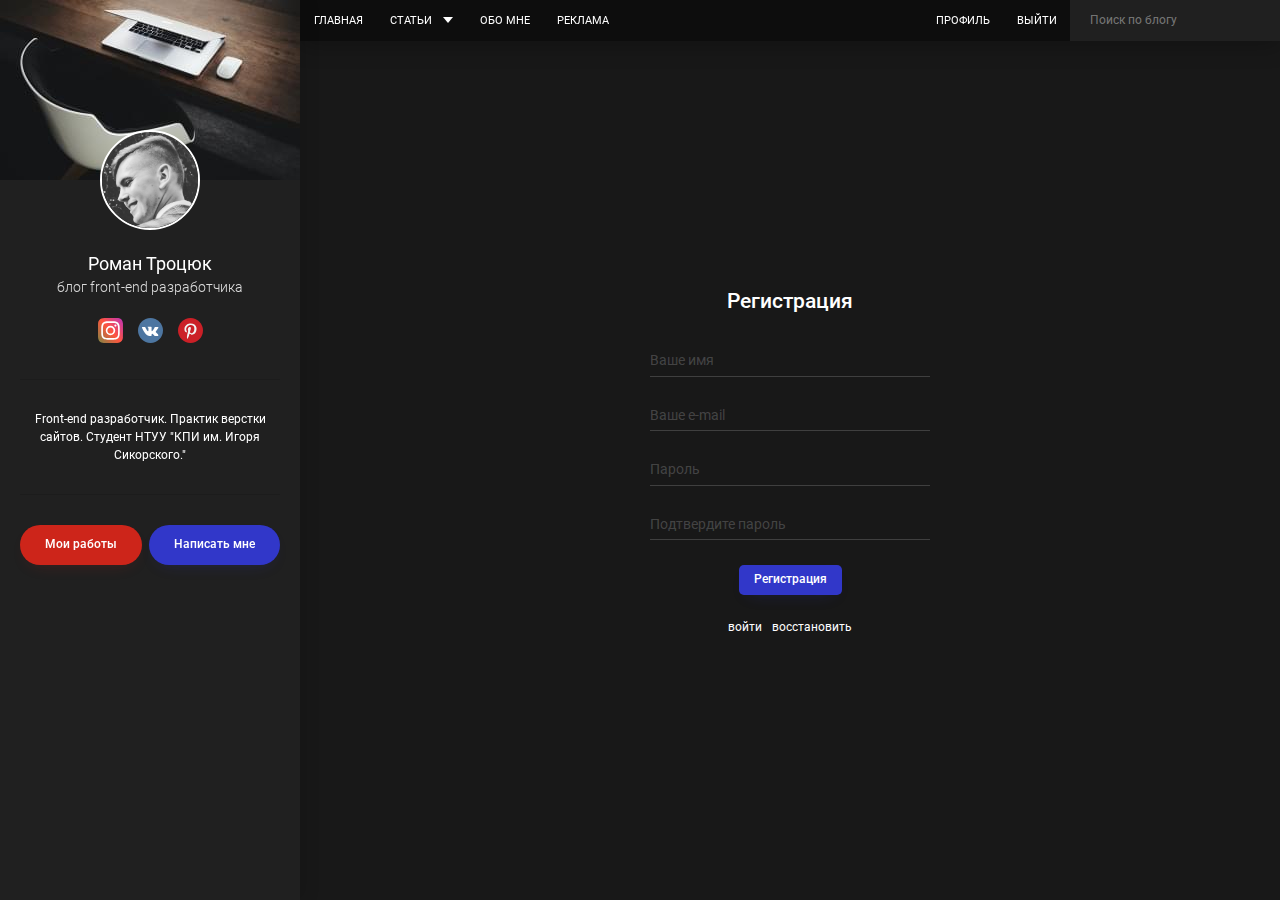
<file: signup.html>
<!DOCTYPE html><html lang="ru"><head>    <meta charset="UTF-8">    <meta name="viewport" content="width=device-width, initial-scale=1.0">    <meta http-equiv="X-UA-Compatible" content="ie=edge">    <link rel="stylesheet" href="css/style.min.css">    <title>Signup</title></head><body>    <div class="page" id="page">        <header class="header">            <div class="header__left">                <nav class="nav">                    <ul class="nav__list">                        <li class="nav__item">                            <a class="nav__link" href="index.html">Главная</a>                        </li>                        <li class="nav__item">                            <a class="nav__link nav__link--has-subnav" href="#">Статьи</a>                                                        <ul class="subnav">                                <li class="subnav__item">                                    <a class="subnav__link" href="search.html">Создание сайтов</a>                                </li>                                <li class="subnav__item">                                    <a class="subnav__link" href="search.html">Интернет-маркетинг</a>                                </li>                                <li class="subnav__item">                                    <a class="subnav__link" href="search.html">Продвижение видео</a>                                </li>                            </ul>                        </li>                        <li class="nav__item">                            <a class="nav__link" href="text.html">Обо мне</a>                        </li>                        <li class="nav__item">                            <a class="nav__link" href="text.html">Реклама</a>                        </li>                    </ul>                </nav>                        <button class="burger" type="button" id="sidebarToggle">                    <span>Открить навигацию</span>                </button>            </div>            <div class="header__right">                <nav class="nav">                    <ul class="nav__list">                        <li class="nav__item">                            <a class="nav__link" href="profile.html">Профиль</a>                        </li>                        <li class="nav__item">                            <a class="nav__link" href="#">Выйти</a>                        </li>                    </ul>                </nav>                <form class="search" action="search.html" method="get">                    <input class="search__input" type="text" placeholder="Поиск по блогу">                </form>            </div>        </header>        <aside class="sidebar" id="sidebar">            <div class="sidebar__header">                <picture>                    <source srcset="">                    <img src="img/sidebar/sidebar_header.jpg" alt="">                </picture>            </div>            <div class="sidebar__content">                <div class="profile">                    <picture><source srcset="img/sidebar/profile_photo.webp" type="image/webp"><img class="profile__avatar" src="img/sidebar/profile_photo.jpg" alt=""></picture>                    <div class="profile__header">                        <div class="profile__name">Роман Троцюк</div>                        <div class="profile__prof">блог front-end разработчика</div>                    </div>                            <ul class="social social--sidebar">                        <li class="social__item">                            <a href="#" class="social__link" target="_blank">                                <picture><source srcset="img/sidebar/instagram.svg" type="image/webp"><img class="social__image" src="img/sidebar/instagram.svg" alt="Роман Троцюк Instagram"></picture>                            </a>                        </li>                        <li class="social__item">                            <a href="#" class="social__link" target="_blank">                                <picture><source srcset="img/sidebar/vk.svg" type="image/webp"><img class="social__image" src="img/sidebar/vk.svg" alt="Роман Троцюк VK"></picture>                            </a>                        </li>                        <li class="social__item">                            <a href="#" class="social__link" target="_blank">                                <picture><source srcset="img/sidebar/pinterest.svg" type="image/webp"><img class="social__image" src="img/sidebar/pinterest.svg" alt="Роман Троцюк Pinterest"></picture>                            </a>                        </li>                    </ul>                            <div class="profile__text">                        <p>Front-end разработчик. Практик верстки сайтов. Студент НТУУ "КПИ им. Игоря Сикорского."</p>                    </div>                </div>                        <nav class="nav nav--mobile">                    <ul class="nav__list">                        <li class="nav__item">                            <a class="nav__link" href="index.html">Главная</a>                        </li>                        <li class="nav__item">                            <a class="nav__link nav__link--has-subnav">Статьи</a>                                                        <ul class="subnav">                                <li class="subnav__item">                                    <a class="subnav__link" href="search.html">Создание сайтов</a>                                </li>                                <li class="subnav__item">                                    <a class="subnav__link" href="search.html">Интернет-маркетинг</a>                                </li>                                <li class="subnav__item">                                    <a class="subnav__link" href="search.html">Продвижение видео</a>                                </li>                            </ul>                        </li>                        <li class="nav__item">                            <a class="nav__link" href="text.html">Обо мне</a>                        </li>                        <li class="nav__item">                            <a class="nav__link" href="text.html">Реклама</a>                        </li>                        <li class="nav__item">                            <a class="nav__link" href="profile.html">Профиль</a>                        </li>                        <li class="nav__item">                            <a class="nav__link" href="#">Вийти</a>                        </li>                    </ul>                </nav>                </div>                        <div class="sidebar__footer">                <a class="btn btn--red" href="works.html">Мои работы</a>                <button class="btn btn--blue" type="button" data-modal="contact-modal">Написать мне</button>            </div>        </aside>        <main class="main">            <div class="container">                                <h1 class="page__title page__title--center">Регистрация</h1>                                <form class="form form--auth" action="/" method="post">                    <div class="form__group form__group--md">                        <input class="form__control" type="text" placeholder="Ваше имя">                        <span class="form__line"></span>                    </div>                    <div class="form__group form__group--md">                        <input class="form__control" type="email" placeholder="Ваше e-mail">                        <span class="form__line"></span>                    </div>                    <div class="form__group form__group--md">                        <input class="form__control" type="password" placeholder="Пароль">                        <span class="form__line"></span>                    </div>                    <div class="form__group form__group--md">                        <input class="form__control" type="password" placeholder="Подтвердите пароль">                        <span class="form__line"></span>                    </div>                                    <div class="form__footer form__footer--center">                        <div class="form__group form__group--md">                            <button class="btn btn--blue btn--rounded btn--small" type="submit">Регистрация</button>                        </div>                                        <ul class="form__footer-list">                            <li>                                <a href="signin.html">войти</a>                            </li>                            <li>                                <a href="reset.html">восстановить</a>                            </li>                        </ul>                    </div>                </form>            </div>        </main>    </div>    <div class="modal" id="story-modal">        <div class="modal__content modal__content--story">            <video class="modal__video" src="" poster="https://via.placeholder.com/420x580"></video>        </div>    </div>    <div class="modal" id="contact-modal">        <div class="modal__content modal__content--contact">            <button class="modal__close" type="button">                <picture><source srcset="img/modals/close.svg" type="image/webp"><img src="img/modals/close.svg" alt="Закрить"></picture>            </button>                <form class="form" action="/" method="post">                <div class="form__group form__group--md">                    <input class="form__control" type="text" placeholder="Ваше имя">                    <span class="form__line"></span>                </div>                <div class="form__group form__group--md">                    <input class="form__control" type="email" placeholder="Ваше e-mail">                    <span class="form__line"></span>                </div>                <div class="form__group form__group--md">                    <textarea class="form__control form__control--textarea" placeholder="Текст сообщения"></textarea>                    <span class="form__line"></span>                </div>                    <div class="form__footer">                    <div class="form__group form__group--md">                        <button class="btn btn--blue btn--rounded btn--small" type="submit">Отправить</button>                    </div>                </div>            </form>                <ul class="modal__footer">                <li>                    e-mail: <a href="mailto:info@mywebsite.ru">info@mywebsite.ru</a>                </li>                <li>                    тел: <a href="tel:+94323285622">+943-232-856-22</a>                </li>            </ul>        </div><!-- /modal__content -->    </div><!-- /modal -->    <div class="modal" id="share-modal">        <div class="modal__content">            <button class="modal__close" type="button">                <picture><source srcset="img/modals/close.svg" type="image/webp"><img src="img/modals/close.svg" alt="Закрить"></picture>            </button>                <ul class="social">                <li class="social__item">                    <a href="#" class="social__link">                        <picture><source srcset="img/modals/facebook.svg" type="image/webp"><img class="social__image" src="img/modals/facebook.svg" alt=""></picture>                    </a>                </li>                    <li class="social__item">                    <a href="#" class="social__link">                        <picture><source srcset="img/modals/twitter.svg" type="image/webp"><img class="social__image" src="img/modals/twitter.svg" alt=""></picture>                    </a>                </li>                    <li class="social__item">                    <a href="#" class="social__link">                        <picture><source srcset="img/modals/vk.svg" type="image/webp"><img class="social__image" src="img/modals/vk.svg" alt=""></picture>                    </a>                </li>                    <li class="social__item">                    <a href="#" class="social__link">                        <picture><source srcset="img/modals/copy.svg" type="image/webp"><img class="social__image" src="img/modals/copy.svg" alt=""></picture>                    </a>                </li>            </ul>        </div><!-- /modal__content -->    </div><!-- /modal -->    <script src="js/script.min.js"></script></body></html>
</file>
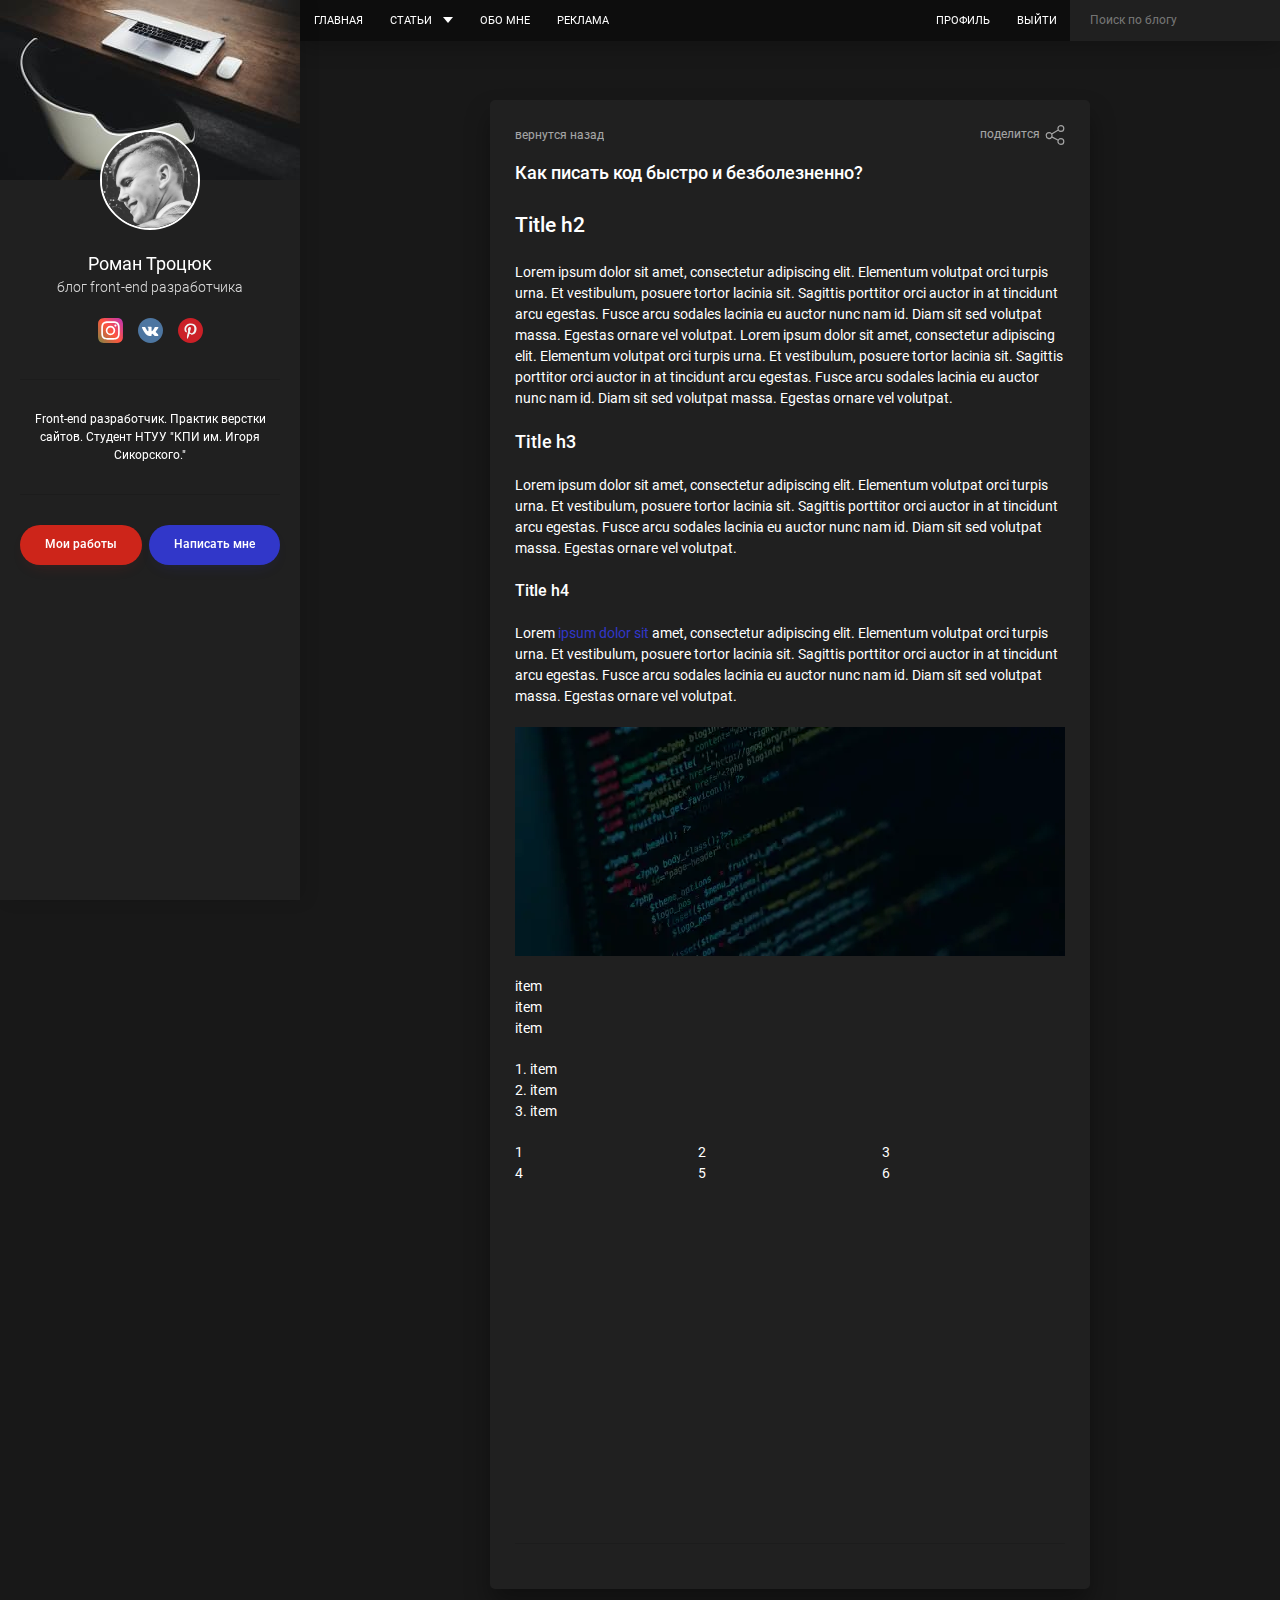
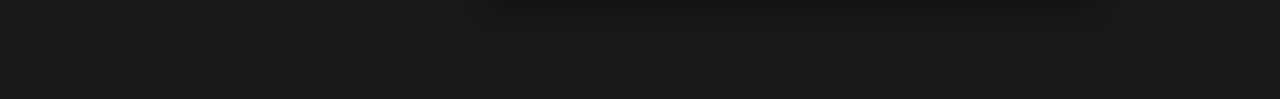
<file: text.html>
<!DOCTYPE html><html lang="ru"><head>    <meta charset="UTF-8">    <meta name="viewport" content="width=device-width, initial-scale=1.0">    <meta http-equiv="X-UA-Compatible" content="ie=edge">    <link rel="stylesheet" href="css/style.min.css">    <title>Text Page</title></head><body>    <div class="page" id="page">        <header class="header">            <div class="header__left">                <nav class="nav">                    <ul class="nav__list">                        <li class="nav__item">                            <a class="nav__link" href="index.html">Главная</a>                        </li>                        <li class="nav__item">                            <a class="nav__link nav__link--has-subnav" href="#">Статьи</a>                                                        <ul class="subnav">                                <li class="subnav__item">                                    <a class="subnav__link" href="search.html">Создание сайтов</a>                                </li>                                <li class="subnav__item">                                    <a class="subnav__link" href="search.html">Интернет-маркетинг</a>                                </li>                                <li class="subnav__item">                                    <a class="subnav__link" href="search.html">Продвижение видео</a>                                </li>                            </ul>                        </li>                        <li class="nav__item">                            <a class="nav__link" href="text.html">Обо мне</a>                        </li>                        <li class="nav__item">                            <a class="nav__link" href="text.html">Реклама</a>                        </li>                    </ul>                </nav>                        <button class="burger" type="button" id="sidebarToggle">                    <span>Открить навигацию</span>                </button>            </div>            <div class="header__right">                <nav class="nav">                    <ul class="nav__list">                        <li class="nav__item">                            <a class="nav__link" href="profile.html">Профиль</a>                        </li>                        <li class="nav__item">                            <a class="nav__link" href="#">Выйти</a>                        </li>                    </ul>                </nav>                <form class="search" action="search.html" method="get">                    <input class="search__input" type="text" placeholder="Поиск по блогу">                </form>            </div>        </header>        <aside class="sidebar" id="sidebar">            <div class="sidebar__header">                <picture>                    <source srcset="">                    <img src="img/sidebar/sidebar_header.jpg" alt="">                </picture>            </div>            <div class="sidebar__content">                <div class="profile">                    <picture><source srcset="img/sidebar/profile_photo.webp" type="image/webp"><img class="profile__avatar" src="img/sidebar/profile_photo.jpg" alt=""></picture>                    <div class="profile__header">                        <div class="profile__name">Роман Троцюк</div>                        <div class="profile__prof">блог front-end разработчика</div>                    </div>                            <ul class="social social--sidebar">                        <li class="social__item">                            <a href="#" class="social__link" target="_blank">                                <picture><source srcset="img/sidebar/instagram.svg" type="image/webp"><img class="social__image" src="img/sidebar/instagram.svg" alt="Роман Троцюк Instagram"></picture>                            </a>                        </li>                        <li class="social__item">                            <a href="#" class="social__link" target="_blank">                                <picture><source srcset="img/sidebar/vk.svg" type="image/webp"><img class="social__image" src="img/sidebar/vk.svg" alt="Роман Троцюк VK"></picture>                            </a>                        </li>                        <li class="social__item">                            <a href="#" class="social__link" target="_blank">                                <picture><source srcset="img/sidebar/pinterest.svg" type="image/webp"><img class="social__image" src="img/sidebar/pinterest.svg" alt="Роман Троцюк Pinterest"></picture>                            </a>                        </li>                    </ul>                            <div class="profile__text">                        <p>Front-end разработчик. Практик верстки сайтов. Студент НТУУ "КПИ им. Игоря Сикорского."</p>                    </div>                </div>                        <nav class="nav nav--mobile">                    <ul class="nav__list">                        <li class="nav__item">                            <a class="nav__link" href="index.html">Главная</a>                        </li>                        <li class="nav__item">                            <a class="nav__link nav__link--has-subnav">Статьи</a>                                                        <ul class="subnav">                                <li class="subnav__item">                                    <a class="subnav__link" href="search.html">Создание сайтов</a>                                </li>                                <li class="subnav__item">                                    <a class="subnav__link" href="search.html">Интернет-маркетинг</a>                                </li>                                <li class="subnav__item">                                    <a class="subnav__link" href="search.html">Продвижение видео</a>                                </li>                            </ul>                        </li>                        <li class="nav__item">                            <a class="nav__link" href="text.html">Обо мне</a>                        </li>                        <li class="nav__item">                            <a class="nav__link" href="text.html">Реклама</a>                        </li>                        <li class="nav__item">                            <a class="nav__link" href="profile.html">Профиль</a>                        </li>                        <li class="nav__item">                            <a class="nav__link" href="#">Вийти</a>                        </li>                    </ul>                </nav>                </div>                        <div class="sidebar__footer">                <a class="btn btn--red" href="works.html">Мои работы</a>                <button class="btn btn--blue" type="button" data-modal="contact-modal">Написать мне</button>            </div>        </aside>        <main class="main">            <div class="container">                                <article class="post">                    <div class="post__actions">                        <a href="index.html">вернутся назад</a>                        <a href="#" data-modal="share-modal">                            поделится<picture><source srcset="img/posts/share.svg" type="image/webp"><img class="post__actions-icon" src="img/posts/share.svg" alt="поделится"></picture>                        </a>                    </div>                    <div class="post__header">                        <h1 class="post__title post__title--mb0">Как писать код быстро и безболезненно?</h1>                    </div>                                    <div class="post__content">                        <div class="post__text">                            <h2>Title h2</h2>                            <p>Lorem ipsum dolor sit amet, consectetur adipiscing elit. Elementum volutpat orci turpis urna. Et                                vestibulum, posuere tortor lacinia sit. Sagittis porttitor orci auctor in at tincidunt arcu egestas.                                Fusce arcu sodales lacinia eu auctor nunc nam id. Diam sit sed volutpat massa. Egestas ornare vel                                volutpat. Lorem ipsum dolor sit amet, consectetur adipiscing elit. Elementum volutpat orci turpis urna.                                Et vestibulum, posuere tortor lacinia sit. Sagittis porttitor orci auctor in at tincidunt arcu egestas.                                Fusce arcu sodales lacinia eu auctor nunc nam id. Diam sit sed volutpat massa. Egestas ornare vel                                volutpat.                            </p>                                            <h3>Title h3</h3>                            <p>                                Lorem ipsum dolor sit amet, consectetur adipiscing elit. Elementum volutpat orci turpis urna. Et                                vestibulum,                                posuere tortor lacinia sit. Sagittis porttitor orci auctor in at tincidunt arcu egestas. Fusce arcu                                sodales                                lacinia eu auctor nunc nam id. Diam sit sed volutpat massa. Egestas ornare vel volutpat.                            </p>                                                            <h4>Title h4</h4>                            <p>                                Lorem <a href="">ipsum dolor sit</a> amet, consectetur adipiscing elit. Elementum volutpat orci turpis                                urna. Et vestibulum,                                posuere tortor lacinia sit. Sagittis porttitor orci auctor in at tincidunt arcu egestas. Fusce arcu                                sodales                                lacinia eu auctor nunc nam id. Diam sit sed volutpat massa. Egestas ornare vel volutpat.                            </p>                                            <p>                                <picture><source srcset="img/posts/post-img.webp" type="image/webp"><img src="img/posts/post-img.jpg" alt=""></picture>                            </p>                                            <ul>                                <li>item</li>                                <li>item</li>                                <li>item</li>                            </ul>                                            <ol>                                <li>item</li>                                <li>item</li>                                <li>item</li>                            </ol>                                            <table>                                <tr>                                    <td>1</td>                                    <td>2</td>                                    <td>3</td>                                </tr>                                <tr>                                    <td>4</td>                                    <td>5</td>                                    <td>6</td>                                </tr>                            </table>                                            <p>                                <span class="fr-video">                                    <iframe src="https://www.youtube.com/embed/kJ7KbA6Si4Y" title="YouTube video player" frameborder="0"                                        allow="accelerometer; autoplay; clipboard-write; encrypted-media; gyroscope; picture-in-picture"                                        allowfullscreen></iframe>                                </span>                            </p>                        </div>                        <!--- /post__text -->                    </div>                    <!--- /post__content -->                </article>                <!--- /post -->            </div>        </main>    </div>    <div class="modal" id="story-modal">        <div class="modal__content modal__content--story">            <video class="modal__video" src="" poster="https://via.placeholder.com/420x580"></video>        </div>    </div>    <div class="modal" id="contact-modal">        <div class="modal__content modal__content--contact">            <button class="modal__close" type="button">                <picture><source srcset="img/modals/close.svg" type="image/webp"><img src="img/modals/close.svg" alt="Закрить"></picture>            </button>                <form class="form" action="/" method="post">                <div class="form__group form__group--md">                    <input class="form__control" type="text" placeholder="Ваше имя">                    <span class="form__line"></span>                </div>                <div class="form__group form__group--md">                    <input class="form__control" type="email" placeholder="Ваше e-mail">                    <span class="form__line"></span>                </div>                <div class="form__group form__group--md">                    <textarea class="form__control form__control--textarea" placeholder="Текст сообщения"></textarea>                    <span class="form__line"></span>                </div>                    <div class="form__footer">                    <div class="form__group form__group--md">                        <button class="btn btn--blue btn--rounded btn--small" type="submit">Отправить</button>                    </div>                </div>            </form>                <ul class="modal__footer">                <li>                    e-mail: <a href="mailto:info@mywebsite.ru">info@mywebsite.ru</a>                </li>                <li>                    тел: <a href="tel:+94323285622">+943-232-856-22</a>                </li>            </ul>        </div><!-- /modal__content -->    </div><!-- /modal -->    <div class="modal" id="share-modal">        <div class="modal__content">            <button class="modal__close" type="button">                <picture><source srcset="img/modals/close.svg" type="image/webp"><img src="img/modals/close.svg" alt="Закрить"></picture>            </button>                <ul class="social">                <li class="social__item">                    <a href="#" class="social__link">                        <picture><source srcset="img/modals/facebook.svg" type="image/webp"><img class="social__image" src="img/modals/facebook.svg" alt=""></picture>                    </a>                </li>                    <li class="social__item">                    <a href="#" class="social__link">                        <picture><source srcset="img/modals/twitter.svg" type="image/webp"><img class="social__image" src="img/modals/twitter.svg" alt=""></picture>                    </a>                </li>                    <li class="social__item">                    <a href="#" class="social__link">                        <picture><source srcset="img/modals/vk.svg" type="image/webp"><img class="social__image" src="img/modals/vk.svg" alt=""></picture>                    </a>                </li>                    <li class="social__item">                    <a href="#" class="social__link">                        <picture><source srcset="img/modals/copy.svg" type="image/webp"><img class="social__image" src="img/modals/copy.svg" alt=""></picture>                    </a>                </li>            </ul>        </div><!-- /modal__content -->    </div><!-- /modal -->    <script src="js/script.min.js"></script></body></html>
</file>
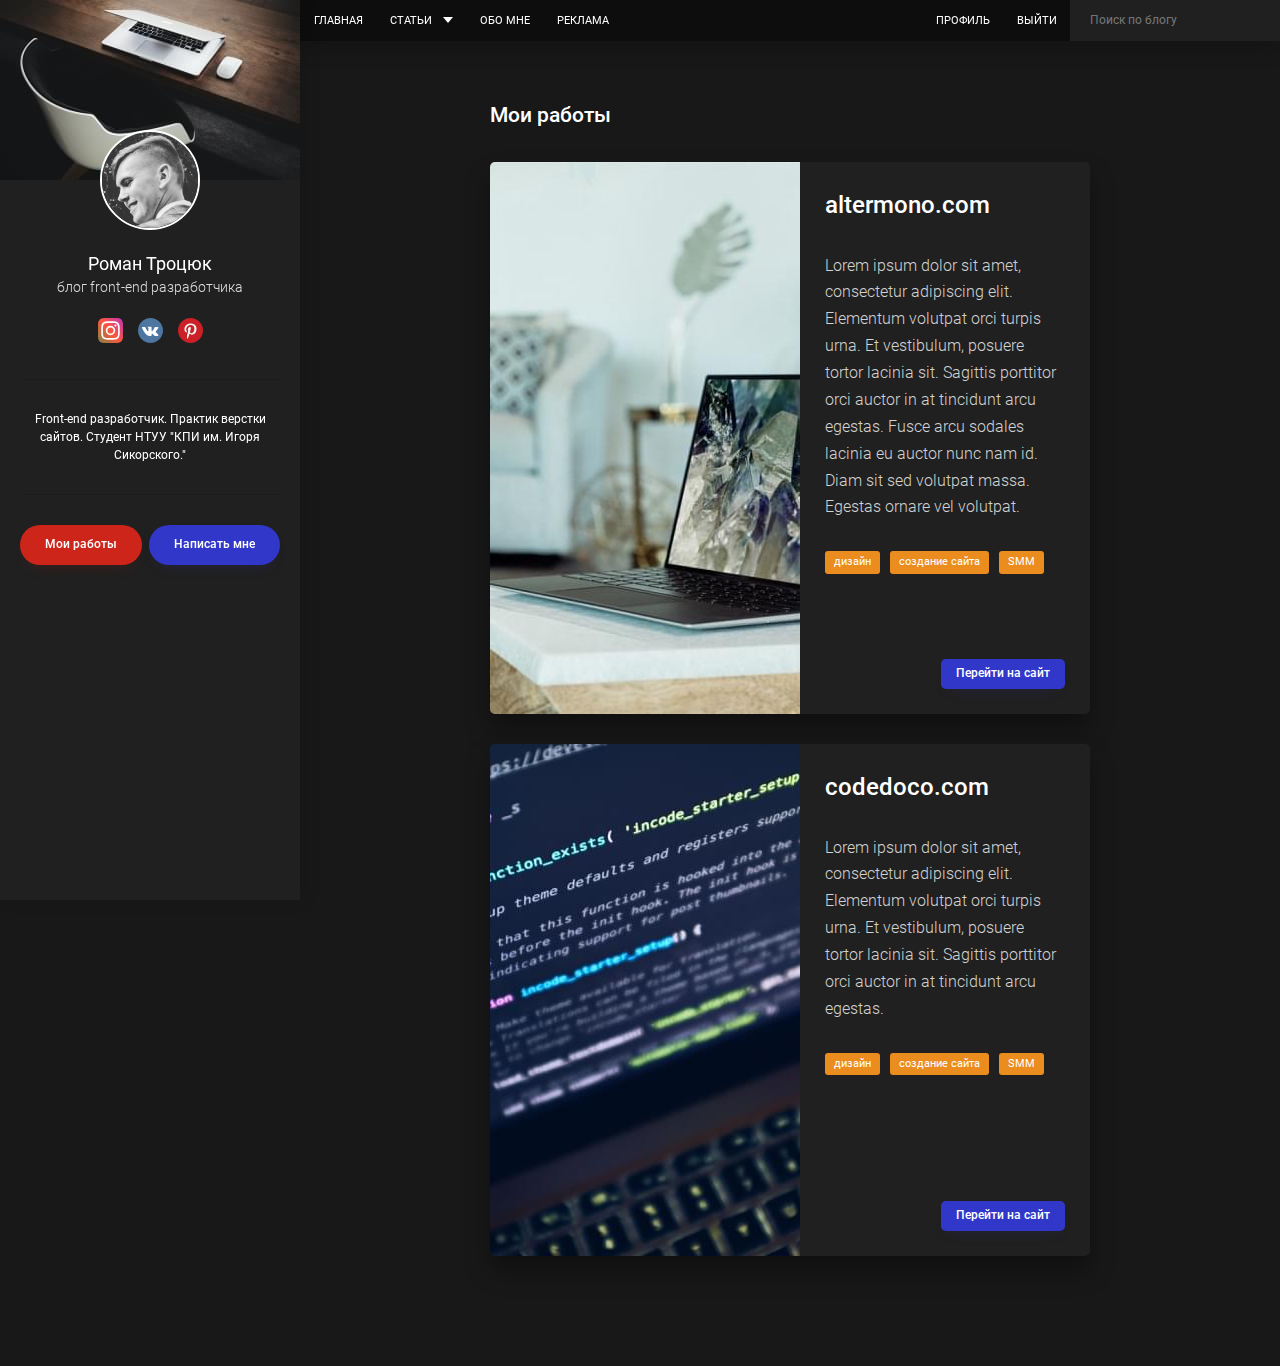
<file: works.html>
<!DOCTYPE html><html lang="ru"><head>    <meta charset="UTF-8">    <meta name="viewport" content="width=device-width, initial-scale=1.0">    <meta http-equiv="X-UA-Compatible" content="ie=edge">    <link rel="stylesheet" href="css/style.min.css">    <title>Works</title></head><body>    <div class="page" id="page">        <header class="header">            <div class="header__left">                <nav class="nav">                    <ul class="nav__list">                        <li class="nav__item">                            <a class="nav__link" href="index.html">Главная</a>                        </li>                        <li class="nav__item">                            <a class="nav__link nav__link--has-subnav" href="#">Статьи</a>                                                        <ul class="subnav">                                <li class="subnav__item">                                    <a class="subnav__link" href="search.html">Создание сайтов</a>                                </li>                                <li class="subnav__item">                                    <a class="subnav__link" href="search.html">Интернет-маркетинг</a>                                </li>                                <li class="subnav__item">                                    <a class="subnav__link" href="search.html">Продвижение видео</a>                                </li>                            </ul>                        </li>                        <li class="nav__item">                            <a class="nav__link" href="text.html">Обо мне</a>                        </li>                        <li class="nav__item">                            <a class="nav__link" href="text.html">Реклама</a>                        </li>                    </ul>                </nav>                        <button class="burger" type="button" id="sidebarToggle">                    <span>Открить навигацию</span>                </button>            </div>            <div class="header__right">                <nav class="nav">                    <ul class="nav__list">                        <li class="nav__item">                            <a class="nav__link" href="profile.html">Профиль</a>                        </li>                        <li class="nav__item">                            <a class="nav__link" href="#">Выйти</a>                        </li>                    </ul>                </nav>                <form class="search" action="search.html" method="get">                    <input class="search__input" type="text" placeholder="Поиск по блогу">                </form>            </div>        </header>        <aside class="sidebar" id="sidebar">            <div class="sidebar__header">                <picture>                    <source srcset="">                    <img src="img/sidebar/sidebar_header.jpg" alt="">                </picture>            </div>            <div class="sidebar__content">                <div class="profile">                    <picture><source srcset="img/sidebar/profile_photo.webp" type="image/webp"><img class="profile__avatar" src="img/sidebar/profile_photo.jpg" alt=""></picture>                    <div class="profile__header">                        <div class="profile__name">Роман Троцюк</div>                        <div class="profile__prof">блог front-end разработчика</div>                    </div>                            <ul class="social social--sidebar">                        <li class="social__item">                            <a href="#" class="social__link" target="_blank">                                <picture><source srcset="img/sidebar/instagram.svg" type="image/webp"><img class="social__image" src="img/sidebar/instagram.svg" alt="Роман Троцюк Instagram"></picture>                            </a>                        </li>                        <li class="social__item">                            <a href="#" class="social__link" target="_blank">                                <picture><source srcset="img/sidebar/vk.svg" type="image/webp"><img class="social__image" src="img/sidebar/vk.svg" alt="Роман Троцюк VK"></picture>                            </a>                        </li>                        <li class="social__item">                            <a href="#" class="social__link" target="_blank">                                <picture><source srcset="img/sidebar/pinterest.svg" type="image/webp"><img class="social__image" src="img/sidebar/pinterest.svg" alt="Роман Троцюк Pinterest"></picture>                            </a>                        </li>                    </ul>                            <div class="profile__text">                        <p>Front-end разработчик. Практик верстки сайтов. Студент НТУУ "КПИ им. Игоря Сикорского."</p>                    </div>                </div>                        <nav class="nav nav--mobile">                    <ul class="nav__list">                        <li class="nav__item">                            <a class="nav__link" href="index.html">Главная</a>                        </li>                        <li class="nav__item">                            <a class="nav__link nav__link--has-subnav">Статьи</a>                                                        <ul class="subnav">                                <li class="subnav__item">                                    <a class="subnav__link" href="search.html">Создание сайтов</a>                                </li>                                <li class="subnav__item">                                    <a class="subnav__link" href="search.html">Интернет-маркетинг</a>                                </li>                                <li class="subnav__item">                                    <a class="subnav__link" href="search.html">Продвижение видео</a>                                </li>                            </ul>                        </li>                        <li class="nav__item">                            <a class="nav__link" href="text.html">Обо мне</a>                        </li>                        <li class="nav__item">                            <a class="nav__link" href="text.html">Реклама</a>                        </li>                        <li class="nav__item">                            <a class="nav__link" href="profile.html">Профиль</a>                        </li>                        <li class="nav__item">                            <a class="nav__link" href="#">Вийти</a>                        </li>                    </ul>                </nav>                </div>                        <div class="sidebar__footer">                <a class="btn btn--red" href="works.html">Мои работы</a>                <button class="btn btn--blue" type="button" data-modal="contact-modal">Написать мне</button>            </div>        </aside>        <main class="main">            <div class="container">                                <h1 class="page__title">Мои работы</h1>                                <article class="work">                    <div class="work__preview">                        <picture>                            <source srcset="https://via.placeholder.com/575x150" media="(max-width: 567px)">                            <img src="img/works/work-1.jpg" alt="">                        </picture>                    </div>                                    <div class="work__content">                        <h2 class="work__title">                            <a href="#" target="_blank">altermono.com</a>                        </h2>                                        <div class="work__description">                            <p>                                Lorem ipsum dolor sit amet, consectetur adipiscing elit. Elementum volutpat orci turpis urna. Et                                vestibulum, posuere tortor lacinia sit. Sagittis porttitor orci auctor in at tincidunt arcu egestas.                                Fusce arcu sodales lacinia eu auctor nunc nam id. Diam sit sed volutpat massa. Egestas ornare vel                                volutpat.                            </p>                        </div>                                        <ul class="tags">                            <li class="tags__item">дизайн</li>                            <li class="tags__item">создание сайта</li>                            <li class="tags__item">SMM</li>                        </ul>                                        <div class="work__footer">                            <a class="btn btn--blue btn--rounded btn--small" href="#">Перейти на сайт                            </a>                        </div>                    </div>                </article>                                <article class="work">                    <div class="work__preview">                        <picture>                            <source srcset="https://via.placeholder.com/575x150/333" media="(max-width: 567px)">                            <img src="img/works/work-2.jpg" alt="">                        </picture>                    </div>                                    <div class="work__content">                        <h2 class="work__title">                            <a href="#" target="_blank">codedoco.com</a>                        </h2>                                        <div class="work__description">                            <p>                                Lorem ipsum dolor sit amet, consectetur adipiscing elit. Elementum volutpat orci turpis urna. Et                                vestibulum, posuere tortor lacinia sit. Sagittis porttitor orci auctor in at tincidunt arcu egestas.                            </p>                        </div>                                        <ul class="tags">                            <li class="tags__item">дизайн</li>                            <li class="tags__item">создание сайта</li>                            <li class="tags__item">SMM</li>                        </ul>                                        <div class="work__footer">                            <a class="btn btn--blue btn--rounded btn--small" href="#">Перейти на сайт                            </a>                        </div>                    </div>                </article>            </div>        </main>    </div>    <div class="modal" id="story-modal">        <div class="modal__content modal__content--story">            <video class="modal__video" src="" poster="https://via.placeholder.com/420x580"></video>        </div>    </div>    <div class="modal" id="contact-modal">        <div class="modal__content modal__content--contact">            <button class="modal__close" type="button">                <picture><source srcset="img/modals/close.svg" type="image/webp"><img src="img/modals/close.svg" alt="Закрить"></picture>            </button>                <form class="form" action="/" method="post">                <div class="form__group form__group--md">                    <input class="form__control" type="text" placeholder="Ваше имя">                    <span class="form__line"></span>                </div>                <div class="form__group form__group--md">                    <input class="form__control" type="email" placeholder="Ваше e-mail">                    <span class="form__line"></span>                </div>                <div class="form__group form__group--md">                    <textarea class="form__control form__control--textarea" placeholder="Текст сообщения"></textarea>                    <span class="form__line"></span>                </div>                    <div class="form__footer">                    <div class="form__group form__group--md">                        <button class="btn btn--blue btn--rounded btn--small" type="submit">Отправить</button>                    </div>                </div>            </form>                <ul class="modal__footer">                <li>                    e-mail: <a href="mailto:info@mywebsite.ru">info@mywebsite.ru</a>                </li>                <li>                    тел: <a href="tel:+94323285622">+943-232-856-22</a>                </li>            </ul>        </div><!-- /modal__content -->    </div><!-- /modal -->    <div class="modal" id="share-modal">        <div class="modal__content">            <button class="modal__close" type="button">                <picture><source srcset="img/modals/close.svg" type="image/webp"><img src="img/modals/close.svg" alt="Закрить"></picture>            </button>                <ul class="social">                <li class="social__item">                    <a href="#" class="social__link">                        <picture><source srcset="img/modals/facebook.svg" type="image/webp"><img class="social__image" src="img/modals/facebook.svg" alt=""></picture>                    </a>                </li>                    <li class="social__item">                    <a href="#" class="social__link">                        <picture><source srcset="img/modals/twitter.svg" type="image/webp"><img class="social__image" src="img/modals/twitter.svg" alt=""></picture>                    </a>                </li>                    <li class="social__item">                    <a href="#" class="social__link">                        <picture><source srcset="img/modals/vk.svg" type="image/webp"><img class="social__image" src="img/modals/vk.svg" alt=""></picture>                    </a>                </li>                    <li class="social__item">                    <a href="#" class="social__link">                        <picture><source srcset="img/modals/copy.svg" type="image/webp"><img class="social__image" src="img/modals/copy.svg" alt=""></picture>                    </a>                </li>            </ul>        </div><!-- /modal__content -->    </div><!-- /modal -->    <script src="js/script.min.js"></script></body></html>
</file>
<file: css/style.min.css>
@font-face{font-family:Lato;font-display:swap;src:url(../fonts/Lato-Regular.woff) format("woff"),url(../fonts/Lato-Regular.woff2) format("woff2");font-weight:400;font-style:normal}@font-face{font-family:Roboto;font-display:swap;src:url(../fonts/Roboto-Light.woff) format("woff"),url(../fonts/Roboto-Light.woff2) format("woff2");font-weight:300;font-style:normal}@font-face{font-family:Roboto;font-display:swap;src:url(../fonts/Roboto-Medium.woff) format("woff"),url(../fonts/Roboto-Medium.woff2) format("woff2");font-weight:500;font-style:normal}@font-face{font-family:Roboto;font-display:swap;src:url(../fonts/Roboto-Regular.woff) format("woff"),url(../fonts/Roboto-Regular.woff2) format("woff2");font-weight:400;font-style:normal}*,::after,::before{margin:0;padding:0;box-sizing:border-box;outline:0}a{text-decoration:none}a:hover{text-decoration:underline}ol,ul{list-style:none}html{font-size:62.5%}body{font-family:Roboto;font-size:1.4rem;font-weight:400;line-height:1.5;background-color:#181818;color:#fff}body.no-scroll{overflow:hidden}.page{display:flex;flex-direction:column;justify-content:center;min-height:100vh;overflow:hidden}.page__title{margin:0 0 3rem 0;font-size:2.1rem;font-weight:500;color:#fff}.page__title--center{text-align:center}.header{display:flex;width:calc(100% - 300px);background-color:#0d0d0d;box-shadow:0 5px 22px rgba(0,0,0,.25);position:fixed;top:0;right:0;z-index:1000}.header__left{width:60%}.header__right{width:40%;display:flex;justify-content:flex-end}.nav--mobile{display:none;margin:3rem 0}.nav__list{display:flex}.nav__item{position:relative}.nav__item:hover .nav__link{background-color:#3137c9;text-decoration:none}.nav__item:hover>.subnav{display:block}.nav__link{display:block;padding:1.35rem;font-size:1.1rem;line-height:1.25;text-transform:uppercase;color:#fff;transition:background-color .2s linear}.nav__link--has-subnav{position:relative;padding-right:3.5rem}.nav__link--has-subnav:after{content:"";display:block;border-style:solid;border-width:6px 5px 0 5px;border-color:#fff transparent transparent transparent;position:absolute;top:50%;right:1.35rem;transform:translateY(-50%)}.burger{display:none;width:3rem;height:2rem;padding:0;background:0 0;border:none;font-size:0;color:transparent;position:absolute;top:50%;left:1.5rem;transform:translateY(-50%)}.burger span,.burger::after,.burger::before{display:block;width:100%;height:2px;background-color:#fff;position:absolute;left:0}.burger::after,.burger::before{content:"";transition:transform .2s linear}.burger::before{top:0}.burger::after{bottom:0}.burger span{top:50%;transform:translateY(-50%);transition:opacity .2s linear}.show-sidebar .burger span{opacity:0}.show-sidebar .burger::after,.show-sidebar .burger::before{top:50%}.show-sidebar .burger::before{transform:rotate(45deg) translateY(-50%)}.show-sidebar .burger::after{transform:rotate(-45deg) translateY(-50%)}.subnav{display:none;width:16.5rem;padding:.5rem 0;background-color:#3137c9;border-radius:0 0 .5rem .5rem;box-shadow:0 6px 8px rgba(0,0,0,.2);position:absolute;top:100%;left:0}.subnav__link{display:block;padding:.45rem 1.35rem;color:#fff;font-size:1.2rem;transition:background-color .2s ease-in-out}.subnav__link:hover{background-color:#272ca0;text-decoration:none}.subnav--active{display:block!important}.search{width:100%;max-width:21rem;background-color:#202020}.search__input{display:block;width:100%;padding:1.3rem 2rem;background:0 0;border:none;font-family:inherit;font-size:1.2rem;color:#fff}.search__input::-moz-placeholder{color:rgba(255,255,255,.4)}.search__input:-ms-input-placeholder{color:rgba(255,255,255,.4)}.search__input::placeholder{color:rgba(255,255,255,.4)}.sidebar{width:300px;height:100vh;background-color:#202020;box-shadow:5px 0 15px rgba(5,5,5,.1);position:fixed;top:0;left:0;z-index:1000;transition:transform .2s linear}.sidebar__header{height:18rem;background-color:#121212}.sidebar__header img{display:block;width:100%;height:100%;-o-object-fit:cover;object-fit:cover}.sidebar__content{padding:0 2rem}.sidebar__footer{display:flex;justify-content:space-between;padding:0 2rem}.main{padding:10rem 0 8rem 300px}.container{max-width:70rem;margin:0 auto;padding:0 5rem}.profile{margin-top:-5rem}.profile__avatar{display:block;width:10rem;height:10rem;margin:0 auto 2rem;position:relative;border:2px solid #fff;border-radius:50%;box-shadow:0 7px 20px rbga(0,0,0,.25)}.profile__header{margin:0 0 2rem 0;text-align:center}.profile__name{font-size:1.8rem}.profile__prof{font-size:1.4rem;font-weight:300;color:#dedede}.profile__text{padding:3rem 0;margin:3rem 0;font-size:1.2rem;text-align:center;border-top:1px solid #1c1c1c;border-bottom:1px solid #1c1c1c}.social{display:flex;justify-content:center}.social__item{margin:0 .75rem}.btn{display:inline-block;vertical-align:top;padding:1.1em 2.1em;background:#121212;border:none;cursor:pointer;border-radius:3em;font-family:inherit;font-size:1.2rem;line-height:1.1;font-weight:500;color:#fff;transition:background-color .2s linear}.btn:hover{text-decoration:none}.btn--red{background-color:#cd251a;box-shadow:0 7px 17px -10px rgba(205,37,26,.3)}.btn--red:focus,.btn--red:hover{background-color:#a01d14}.btn--blue{background-color:#3137c9;box-shadow:0 7px 17px -10px rgba(49,55,201,.3)}.btn--blue:focus,.btn--blue:hover{background-color:#272ca0}.btn--rounded{border-radius:.41em}.btn--small{padding:.7em 1.25em}.stories{display:grid;grid-template-columns:repeat(4,1fr);grid-column-gap:13px;grid-template-rows:195px;margin:0 0 3rem 0}.stories__item{overflow:hidden;position:relative;border-radius:5px;box-shadow:0 5px 15px rgba(0,0,0,.2);cursor:pointer}.stories__item:after{content:"";display:block;width:100%;height:100%;background-image:linear-gradient(to bottom,rgba(0,0,0,.8),rgba(0,0,0,0) 50%,rgba(0,0,0,.8));position:absolute;top:0;left:0;z-index:2}.stories__item:hover .stories__preview{transform:scale(1.3);transition-duration:3s}.stories__preview{position:absolute;width:100%;height:100%;-o-object-fit:cover;object-fit:cover;top:0;left:0;z-index:1;transform:scale(1.05);transition:transform 1s ease-in-out}.stories__date,.stories__title{width:100%;padding:1.4rem;font-size:1.2rem;line-height:1.3rem;color:#fff;position:absolute;left:0;z-index:3}.stories__title{top:0}.stories__date{bottom:0;text-align:right}.add-post{padding:1.5rem 2rem;margin:0 0 3rem 0;background-color:#121212;box-shadow:0 15px 25px rgba(0,0,0,.45);border-radius:5px}.add-post__form{display:flex;align-items:flex-end}.add-post__textarea{display:block;flex-grow:1;height:32px;overflow:hidden;border:none;background:0 0;resize:none;font-family:inherit;font-size:1.5rem;color:#fff}.add-post__textarea::-moz-placeholder{color:#d2d2d2}.add-post__textarea:-ms-input-placeholder{color:#d2d2d2}.add-post__textarea::placeholder{color:#d2d2d2}.add-post__form-actions{width:12rem;flex-shrink:0;display:flex;justify-content:flex-end}.add-post__file,.add-post__send{display:block;width:4.4rem;height:4.4rem;border-radius:50%;cursor:pointer;transition:background-color .2s linear}.add-post__file{background:#ebebeb url(../img/add-post/add-photo.svg) center no-repeat}.add-post__file input{display:none}.add-post__file:hover{background-color:#d2d2d2}.add-post__send{margin-left:1.5rem;font-size:0;color:transparent;border:none;background:#3137c9 url(../img/add-post/send.svg) center no-repeat}.add-post__send:hover{background-color:#272ca0}.post{margin:0 0 3rem 0;padding:2.5rem;overflow:hidden;background-color:#202020;box-shadow:0 15px 25px rgba(0,0,0,.35);border-radius:5px}.post__actions{display:flex;justify-content:space-between;align-items:center;margin:0 0 1.5rem 0;font-size:1.2rem;color:#fff}.post__actions a{color:inherit;opacity:.6;transition:opacity .2s linear}.post__actions a:hover{opacity:1}.post__actions-icon{margin:0 0 0 .5rem;vertical-align:middle}.post__header{margin:0 0 2.5rem}.post__header--preview{margin:-2.5rem -2.5rem 2.5rem}.post__preview{display:block;max-width:100%;height:auto}.post__content{margin:0 0 2rem 0}.post__title{margin-bottom:1.5rem;font-size:1.8rem;line-height:1.4;font-weight:500;color:#fff}.post__title a{color:inherit}.post__title--open{margin-bottom:.75rem}.post__description{font-size:1.4rem;color:#d2d2d2}.post__text{padding:0 0 1rem 0;font-size:1.4rem;color:#fff;border-bottom:1px solid #1c1c1c}.post__text h2,.post__text h3,.post__text h4,.post__text h5,.post__text h6{margin:0 0 2rem 0;font-weight:500}.post__text h2{font-size:1.5em}.post__text h3{font-size:1.25em}.post__text h4{font-size:1.15em}.post__text h5,.post__text h6{font-size:1em}.post__text ol,.post__text ul{margin:0 0 2rem 0}.post__text ol{list-style:decimal;list-style-position:inside}.post__text p{margin:0 0 2rem 0}.post__text a{color:#3137c9}.post__text table{margin:0 0 2rem 0;border-collapse:collapse;width:100%}.post__text img{display:block;max-width:100%;height:auto}.post__footer{display:flex;justify-content:space-between;align-items:center}.post__data{display:flex;color:#828282;font-size:1.2rem;line-height:1.2}.post__data a{color:inherit}.post__data-item:not(:last-child)::after{content:"";display:inline-block;width:6px;height:6px;margin:0 1.5rem;position:relative;top:-2px;border-radius:50%;background-color:#c4c4c4}.post__read{font-size:1.4rem;color:#107eff}.post__subtitle{margin:3rem 0 2rem 0;font-size:1.6rem;color:#fff;font-weight:500}.embed,.fr-video{display:block;position:relative;overflow:hidden}.embed::before,.fr-video::before{content:"";display:block;padding:56.25% 0 0 0}.embed embed,.embed iframe,.embed video object,.fr-video embed,.fr-video iframe,.fr-video video object{width:100%;height:100%;position:absolute;top:0;left:0;z-index:1}.pagination{display:flex;justify-content:center;margin-top:8rem}.pagination__item{margin:0 .5rem}.pagination__link{display:block;width:40px;height:40px;background-color:#0d0d0d;border-radius:3px;box-shadow:0 0 10px rgba(0,0,0,.15);font-size:1.4rem;line-height:4rem;color:#fff;text-align:center;transition:background-color .2s linear}.pagination__link:hover{background-color:#272727}.pagination__link.active{background-color:#3137c9;box-shadow:0 0 10px rgba(58,108,234,.15)}.related{padding:0 0 .5rem 0;border-bottom:1px solid #1c1c1c}.related__list{display:flex;flex-wrap:wrap;margin:0 -1rem}.related__list-item{width:50%;margin:0 0 2.5rem;padding:0 1rem}.related__list-title{font-size:1.4rem;color:#f3eba2;font-weight:500;text-overflow:ellipsis;overflow:hidden;white-space:nowrap}.related__list-title a{color:inherit}.related__list-date{font-size:1.2rem;color:#828282}.comments{margin:5rem 0 0 0}.comments__item{margin:0 0 3rem 0}.comments__item>.comments{padding-left:3rem;margin:3rem 0 0 0}.comments__header{display:flex;margin:0 0 1.5rem 0}.comments__avatar{width:3rem;height:3rem;border-radius:50%}.comments__author{flex-grow:1;padding:0 0 0 1.5rem;font-size:1.2rem;line-height:1.4}.comments__name{color:#fff;font-weight:500}.comments__pubdate{color:#757575}.comments__text{margin:0 0 1rem 0;font-size:1.2rem;line-height:1.3;color:#fff}.comments__reply{padding:0;background:0 0;border:none;cursor:pointer;font-family:inherit;font-size:1.2rem;line-height:1.1;color:#3137c9}.comments__reply:hover{text-decoration:underline}.form--auth{max-width:28rem;margin:0 auto}.form__group{margin:0 0 1.5rem 0;position:relative}.form__group--md{margin:0 0 2.5rem 0}.form__control{display:block;width:100%;padding:.5rem 0 .75rem;background:0 0;border:none;border-bottom:1px solid #3f3f3f;border-radius:0;box-shadow:none;font-family:inherit;font-size:1.4rem;color:#fff}.form__control::-moz-placeholder{color:rgba(255,255,255,.2)}.form__control:-ms-input-placeholder{color:rgba(255,255,255,.2)}.form__control::placeholder{color:rgba(255,255,255,.2)}.form__control:focus+.form__line{width:100%}.form__control--textarea{height:30px;overflow:hidden;resize:none}.form__line{width:0;height:1px;background-color:#3137c9;position:absolute;left:0;bottom:0;z-index:1;transition:width .2s linear}.form__footer--center{text-align:center}.form__footer-list{display:flex;justify-content:center;font-size:1.2rem;line-height:1.2}.form__footer-list li{margin:0 .5rem}.form__footer-list a{color:#fff}.work{display:flex;margin:0 0 3rem 0;overflow:hidden;background-color:#202020;box-shadow:0 15px 25px rgba(0,0,0,.35);border-radius:5px}.work__preview{width:31rem}.work__preview img{display:block;width:100%;height:100%;-o-object-fit:cover;object-fit:cover}.work__content{display:flex;flex-direction:column;max-width:29rem;padding:2.5rem}.work__title{margin-bottom:3rem;font-size:2.4rem;color:#fff;font-weight:500}.work__title a{color:inherit}.work__description{margin-bottom:3rem;font-size:1.6rem;line-height:1.68;font-weight:300;color:#d2d2d2}.work__footer{margin:auto 0 0 0;text-align:right}.tags{margin:0 0 3rem 0;display:flex;flex-wrap:wrap}.tags__item{margin:0 1rem 1rem 0;padding:.4rem .9rem;background-color:#ea8c1e;border-radius:3px;font-size:1.1rem;line-height:1.3;color:#fff;text-align:center}.cabinet{display:flex}.cabinet__form{width:34rem}.cabinet__avatar{flex-grow:1;padding-left:11rem}.cabinet__avatar img{display:block;margin:0 0 1.5rem 0}.cabinet__file{font-size:1.4rem;color:#3137c9;text-decoration:underline;cursor:pointer}.cabinet__file input{display:none}.cabinet__file:hover{text-decoration:none}.modal{display:none;flex-direction:column;justify-content:center;align-items:center;padding:1rem;width:100%;height:100%;background-color:rgba(0,0,0,.8);position:fixed;top:0;left:0;z-index:1010}.modal.show{display:flex}.modal__content{width:100%;max-width:500px;padding:8rem;position:relative;background-color:#202020;border-radius:5px;opacity:0;transform:scale(0);transition:transform .3s ease-in-out,opacity .3s ease-in-out}.modal__content--contact{padding-bottom:2.5rem}.modal__content--story{padding:0;background:0 0}.modal__close{padding:0;background:0 0;border:none;cursor:pointer;opacity:.5;position:absolute;top:2rem;right:2rem;transition:transform .2s linear,opacity .2s linear}.modal__close:hover{transform:rotate(90deg);opacity:1}.modal__footer{display:flex;justify-content:center;margin-top:4rem;font-size:1.2rem;color:#b2b2b2}.modal__footer li{margin:0 .5rem}.modal__footer a{color:inherit;text-decoration:underline}.modal__footer a:hover{text-decoration:none}.modal__video{display:block;margin:0 auto;max-width:100%;max-height:100%}@media screen and (max-width:991px){body.show-sidebar{overflow:hidden}.show-sidebar .page{position:relative}.page__mask{display:block;width:100%;height:100%;background-color:rgba(0,0,0,.9);position:absolute;top:0;left:0;z-index:100}.header{width:100%}.header__left{width:40%}.header__right{width:60%}.nav{display:none}.nav--mobile{display:block}.nav__list{flex-direction:column}.nav__item:hover .nav__link{background:0 0}.nav__item:hover>.subnav{display:none}.nav__link{padding-left:0;padding-right:0;font-size:1.6rem}.burger{display:block}.subnav{position:static;width:100%;padding-left:1rem;background-color:transparent;box-shadow:none}.subnav__link{padding-left:0;padding-right:0;font-size:1.5rem}.subnav__link:hover{background:0 0}.search__input{font-size:1.6rem;padding:1.05rem 1.5rem}.sidebar{display:flex;flex-direction:column;height:calc(100vh - 4rem);padding-bottom:1.5em;overflow:auto;top:4rem;transform:translateX(-100%)}.show-sidebar .sidebar{transform:translateX(0)}.sidebar__header{height:10rem}.sidebar__content{flex-grow:1}.main{padding:7rem 0 5rem}.profile{margin-top:-1rem;position:relative;border-bottom:1px solid #1c1c1c}.profile__avatar{width:6.5rem;height:6.5rem;margin-left:0;position:absolute;left:0}.profile__header{padding:1.5rem 0 0 8rem;text-align:left}.profile__name{font-size:1.5rem}.profile__prof{font-size:1.2rem}.profile__text{display:none}.social--sidebar{display:none}.pagination{margin-top:5rem}}@media screen and (max-width:567px){.container{padding:0 1.5rem}.stories{grid-template-columns:repeat(4,130px);overflow:auto}.add-post{padding:1.5rem}.add-post__form-actions{width:9rem}.add-post__file,.add-post__send{width:3.4rem;height:3.4rem}.add-post__file{background-size:18px}.add-post__send{background-size:15px}.post{padding:1.5rem}.post__footer{flex-direction:column;align-items:flex-start}.post__data{margin-bottom:1rem}.related__list{flex-direction:column}.related__list-item{width:100%}.comments__item>.comments{padding-left:1.5rem}.work{flex-direction:column}.work__preview{width:100%;height:15rem}.work__content{max-width:none;padding:1.5rem}.work__title{margin-bottom:2rem}.work__description{margin-bottom:2rem;font-size:1.4rem}.work__footer{text-align:left}.cabinet{flex-direction:column}.cabinet__form{order:2}.cabinet__avatar{order:1;padding-left:0;margin-bottom:2rem}.modal__content{padding:5rem 3rem 3rem}.modal__content--story{padding:0}.modal__footer{margin-top:2rem}}
</file>
